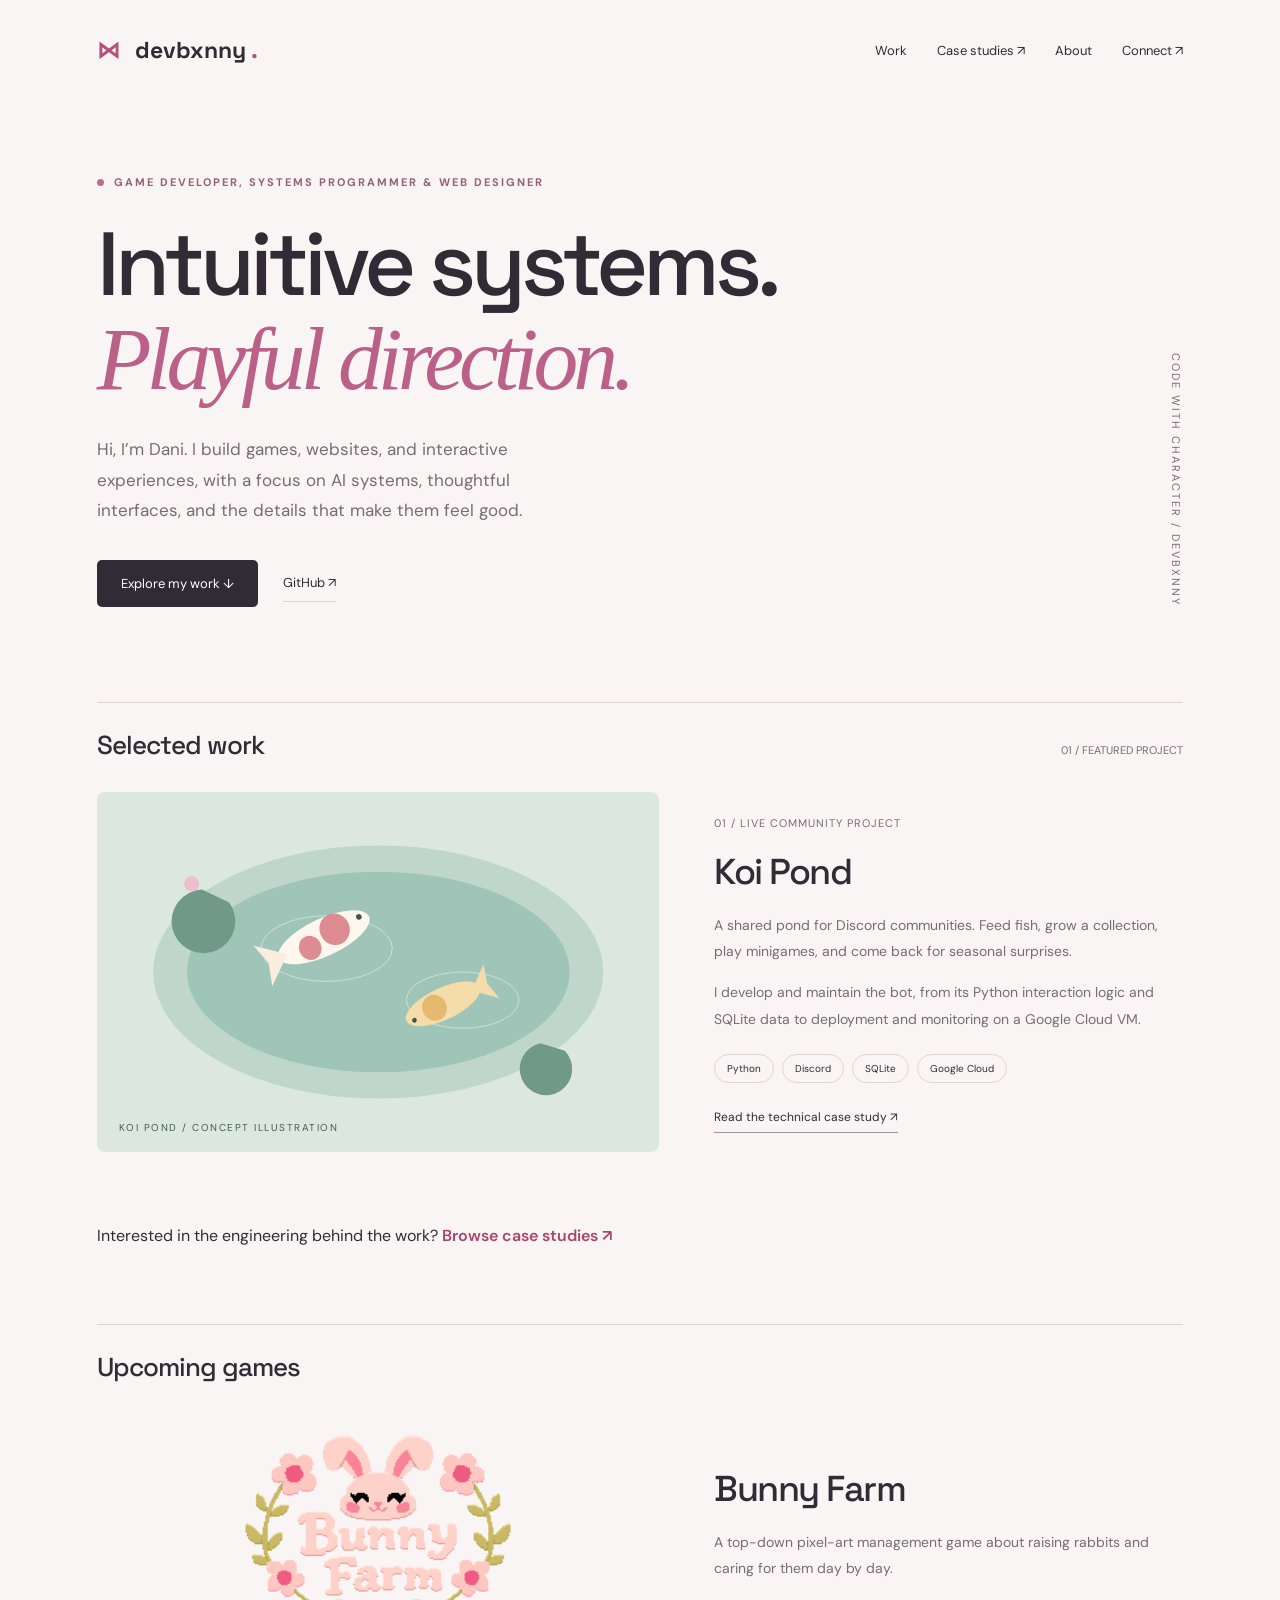
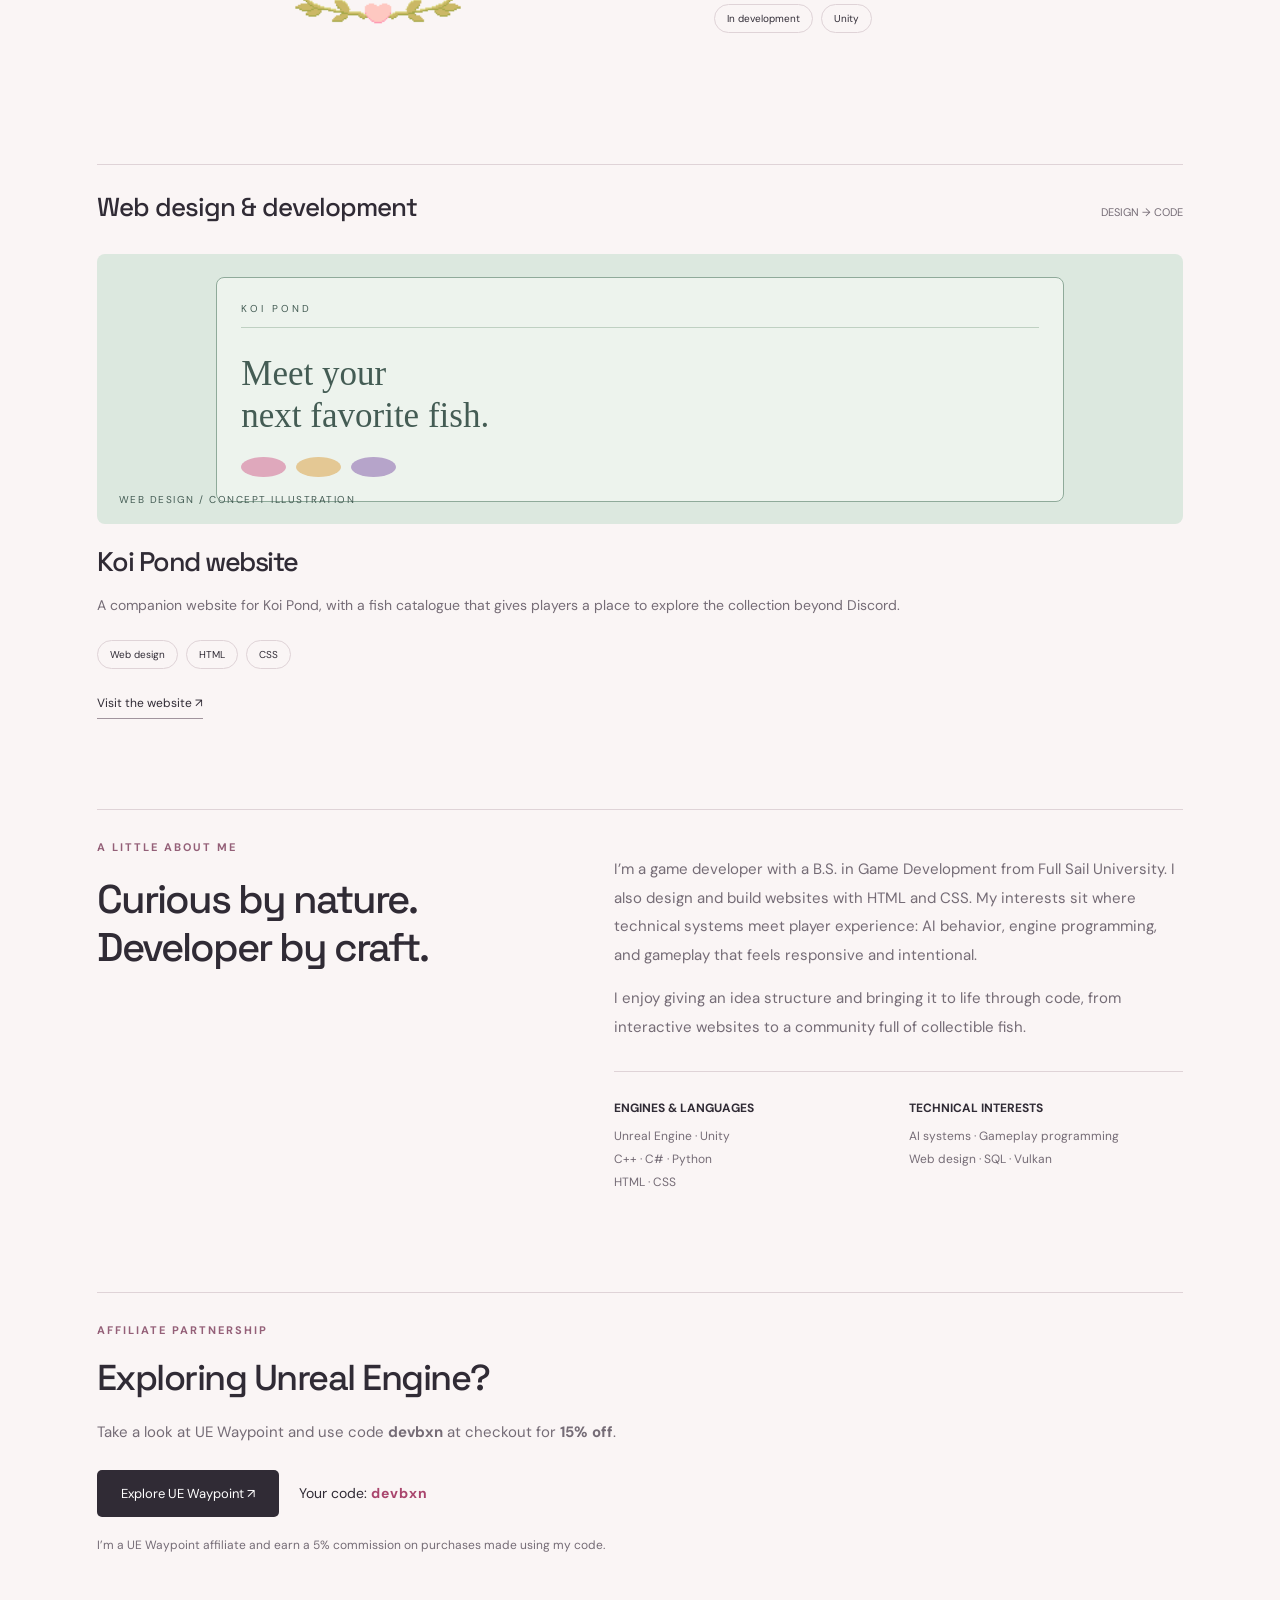
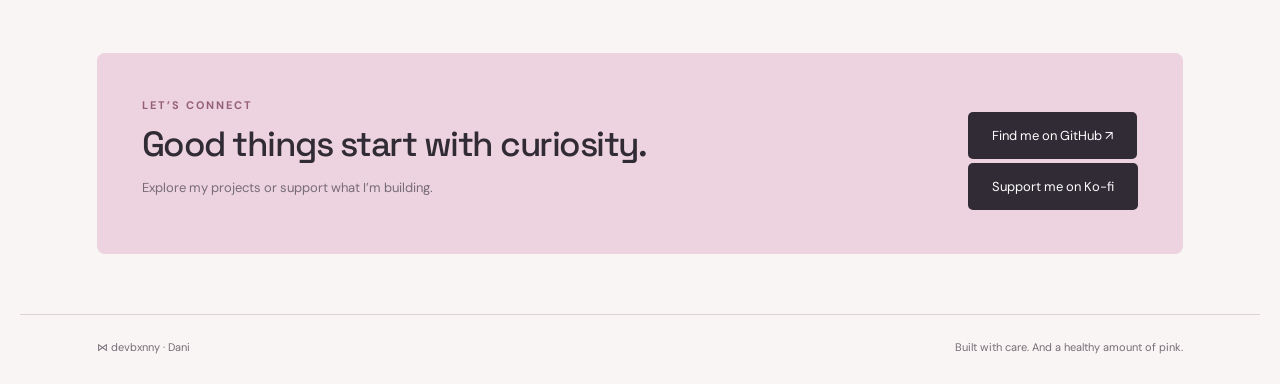
<file: index.html>
<!doctype html>
<html lang="en">
  <head>
    <meta charset="utf-8">
    <meta name="viewport" content="width=device-width,initial-scale=1">
    <meta name="description" content="devbxnny's portfolio: game development, AI systems, and playful interactive experiences.">
    <title>
      devbxnny • Game Developer
    </title>
    <link rel="stylesheet" href="styles.css">
    <style>
      #bunny-farm {
        margin-bottom:0;
      }

      .bunny-farm-art {
        display:grid;
        place-items:center;
        min-height:clamp(185px,26vw,275px);
        height:auto;
        background:transparent;
        padding-bottom:12px;
      }

      .bunny-farm-art img {
        width:min(100%,420px);
        height:auto;
      }
    </style>
  </head>
  <body>
    <nav>
      <a class="brand" href="#">
        <span class="bow">
          ⋈
        </span>
        devbxnny
        <span style="color:#b45079">
          .
        </span>
      </a>
      <div class="links">
        <a href="#work">
          Work
        </a>
        <a href="studies/index.html">Case studies ↗</a>
        <a href="#about">
          About
        </a>
        <a href="#contact">
          Connect ↗
        </a>
      </div>
    </nav>
    <main>
      <section class="hero">
        <div class="eyebrow">
          <span class="dot">
          </span>
          Game developer, systems programmer & web designer
        </div>
        <h1>
          Intuitive systems.
          <br>
          <em>Playful direction.</em>
        </h1>
        <p class="intro">
          Hi, I’m Dani. I build games, websites, and interactive experiences, with a focus on AI systems, thoughtful interfaces, and the details that make them feel good.
        </p>
        <div class="actions">
          <a class="button" href="#work">
            Explore my work ↓
          </a>
          <a class="textlink" href="https://github.com/devbxnny" target="_blank" rel="noopener">
            GitHub ↗
          </a>
        </div>
        <span class="hero-index">
          CODE WITH CHARACTER / DEVBXNNY
        </span>
      </section>
      <section id="work">
        <div class="section-top">
          <h2>
            Selected work
          </h2>
          <span>
            01 / FEATURED PROJECT
          </span>
        </div>
        <article class="project">
          <div class="art pond">
            <svg viewBox="0 0 600 360" role="img" aria-label="Illustrated koi pond">
              <rect width="600" height="360" fill="#dce8df"/>
              <ellipse cx="300" cy="180" rx="240" ry="135" fill="#bfd7cb"/>
              <ellipse cx="300" cy="180" rx="204" ry="107" fill="#9fc5b8"/>
              <g fill="none" stroke="#e0eee5" opacity=".7">
                <ellipse cx="245" cy="155" rx="70" ry="35"/>
                <ellipse cx="390" cy="210" rx="60" ry="30"/>
              </g>
              <g transform="translate(242 143) rotate(-25)">
                <ellipse rx="53" ry="20" fill="#fff7ed"/>
                <path d="M-43 0 L-72 -24 L-65 0 L-72 24 Z" fill="#f8eddf"/>
                <ellipse cx="14" cy="-3" rx="16" ry="17" fill="#dd8d91"/>
                <ellipse cx="-18" cy="4" rx="12" ry="13" fill="#dd8d91"/>
                <circle cx="43" cy="-4" r="3" fill="#42554b"/>
              </g>
              <g transform="translate(369 214) rotate(155)">
                <ellipse rx="43" ry="17" fill="#f4dcab"/>
                <path d="M-34 0 L-57 -20 L-52 0 L-57 20 Z" fill="#f4dcab"/>
                <ellipse cx="10" cy="0" rx="13" ry="14" fill="#e6b970"/>
                <circle cx="35" cy="-3" r="2.5" fill="#42554b"/>
              </g>
              <g fill="#719987">
                <path d="M112 92 A34 34 0 1 0 141 106 L112 92"/>
                <path d="M473 256 A28 28 0 1 0 499 264 L473 256"/>
              </g>
              <circle cx="101" cy="86" r="8" fill="#edbdd0"/>
            </svg>
            <span class="art-caption">
              KOI POND / CONCEPT ILLUSTRATION
            </span>
          </div>
          <div>
            <span class="project-number">
              01 / LIVE COMMUNITY PROJECT
            </span>
            <h3>
              Koi Pond
            </h3>
            <p>
              A shared pond for Discord communities. Feed fish, grow a collection, play minigames, and come back for seasonal surprises.
            </p>
            <p>
              I develop and maintain the bot, from its Python interaction logic and SQLite data to deployment and monitoring on a Google Cloud VM.
            </p>
            <div class="tags">
              <span>
                Python
              </span>
              <span>
                Discord
              </span>
              <span>
                SQLite
              </span>
              <span>
                Google Cloud
              </span>
            </div>
            <a href="studies/koi-pond.html">Read the technical case study ↗</a>
          </div>
        </article>
        <p class="study-teaser">Interested in the engineering behind the work? <a href="studies/index.html">Browse case studies ↗</a></p>
      </section>
      <section id="upcoming" aria-labelledby="upcoming-title" style="margin-top:75px">
        <div class="section-top">
          <h2 id="upcoming-title">
            Upcoming games
          </h2>
        </div>
        <article id="bunny-farm" class="project">
          <div class="bunny-farm-art">
            <img src="assets/bunny-farm-logo.png" width="320" height="180" alt="">
          </div>
          <div>
            <h3>
              Bunny Farm
            </h3>
            <p>
              A top-down pixel-art management game about raising rabbits and caring for them day by day.
            </p>
            <div class="tags">
              <span>In development</span>
              <span>Unity</span>
            </div>
          </div>
        </article>
      </section>
      <section id="web" style="margin-top:75px">
        <div class="section-top">
          <h2>
            Web design & development
          </h2>
          <span>
            DESIGN → CODE
          </span>
        </div>
        <div class="small-projects" style="grid-template-columns:1fr">

          <article>
            <div class="art room-art" style="background:#dce8df">
              <div style="width:78%;border:1px solid #8faa9a;border-radius:8px;padding:24px;background:#edf3ed;color:#445c54">
                <div style="font-size:10px;letter-spacing:3px;border-bottom:1px solid #bfd0c2;padding-bottom:12px">
                  KOI POND
                </div>
                <div style="font-family:Georgia,serif;font-size:35px;line-height:1.2;margin-top:25px">
                  Meet your
                  <br>
                  next favorite fish.
                </div>
                <div style="display:flex;gap:10px;margin-top:20px">
                  <span style="width:45px;height:20px;background:#dfa8bc;border-radius:50%">
                  </span>
                  <span style="width:45px;height:20px;background:#e4c894;border-radius:50%">
                  </span>
                  <span style="width:45px;height:20px;background:#b6a4ca;border-radius:50%">
                  </span>
                </div>
              </div>
              <span class="art-caption">
                WEB DESIGN / CONCEPT ILLUSTRATION
              </span>
            </div>
            <h3>
              Koi Pond website
            </h3>
            <p>
              A companion website for Koi Pond, with a fish catalogue that gives players a place to explore the collection beyond Discord.
            </p>
            <div class="tags">
              <span>
                Web design
              </span>
              <span>
                HTML
              </span>
              <span>
                CSS
              </span>
            </div>
            <a href="https://devbxnny.github.io/koipond-site/" target="_blank" rel="noopener">Visit the website ↗</a>
          </article>
        </div>
      </section>
      <section id="about" class="about">
        <div>
          <div class="eyebrow">
            A little about me
          </div>
          <h2>
            Curious by nature.
            <br>
            Developer by craft.
          </h2>
        </div>
        <div>
          <p>
            I’m a game developer with a B.S. in Game Development from Full Sail University. I also design and build websites with HTML and CSS. My interests sit where technical systems meet player experience: AI behavior, engine programming, and gameplay that feels responsive and intentional.
          </p>
          <p>
            I enjoy giving an idea structure and bringing it to life through code, from interactive websites to a community full of collectible fish.
          </p>
          <div class="skills">
            <div>
              <b>
                ENGINES & LANGUAGES
              </b>
              <p>
                Unreal Engine · Unity
                <br>
                C++ · C# · Python
                <br>
                HTML · CSS
              </p>
            </div>
            <div>
              <b>
                TECHNICAL INTERESTS
              </b>
              <p>
                AI systems · Gameplay programming
                <br>
                Web design · SQL · Vulkan
              </p>
            </div>
          </div>
        </div>
      </section>
      <section id="waypoint" class="affiliate" aria-labelledby="waypoint-title">
        <div class="eyebrow">Affiliate partnership</div>
        <h2 id="waypoint-title">Exploring Unreal Engine?</h2>
        <p>
          Take a look at UE Waypoint and use code <strong>devbxn</strong>
          at checkout for <strong>15% off</strong>.
        </p>
        <div class="affiliate-actions">
          <a class="button" href="https://waypoint.equalgamesindustries.com/"
             target="_blank" rel="sponsored noopener">Explore UE Waypoint ↗</a>
          <span class="affiliate-code">Your code: <strong>devbxn</strong></span>
        </div>
        <p class="affiliate-disclosure">
          I’m a UE Waypoint affiliate and earn a 5% commission on purchases
          made using my code.
        </p>
      </section>
      <section id="contact" class="contact">
        <div>
          <div class="eyebrow">Let’s connect</div>
          <h2>Good things start with curiosity.</h2>
          <p>Explore my projects or support what I’m building.</p>
        </div>
        <div class="contact-actions">
          <a class="button" href="https://github.com/devbxnny" target="_blank" rel="noopener">Find me on GitHub ↗</a>
          <div class="kofi-widget">
            <script src="https://storage.ko-fi.com/cdn/widget/Widget_2.js"></script>
            <script>
              if (typeof kofiwidget2 !== 'undefined') {
                kofiwidget2.init('Support me on Ko-fi', '#72a4f2', 'V7V858H6Z');
                kofiwidget2.draw();
              } else {
                document.write('<a class="button" href="https://ko-fi.com/V7V858H6Z" target="_blank" rel="noopener">Support me on Ko-fi</a>');
              }
            </script>
            <noscript><a class="button" href="https://ko-fi.com/V7V858H6Z">Support me on Ko-fi</a></noscript>
          </div>
        </div>
      </section>
    </main>
    <footer>
      <span>
        ⋈ devbxnny · Dani
      </span>
      <span>
        Built with care. And a healthy amount of pink.
      </span>
    </footer>
  </body>
</html>
</file>
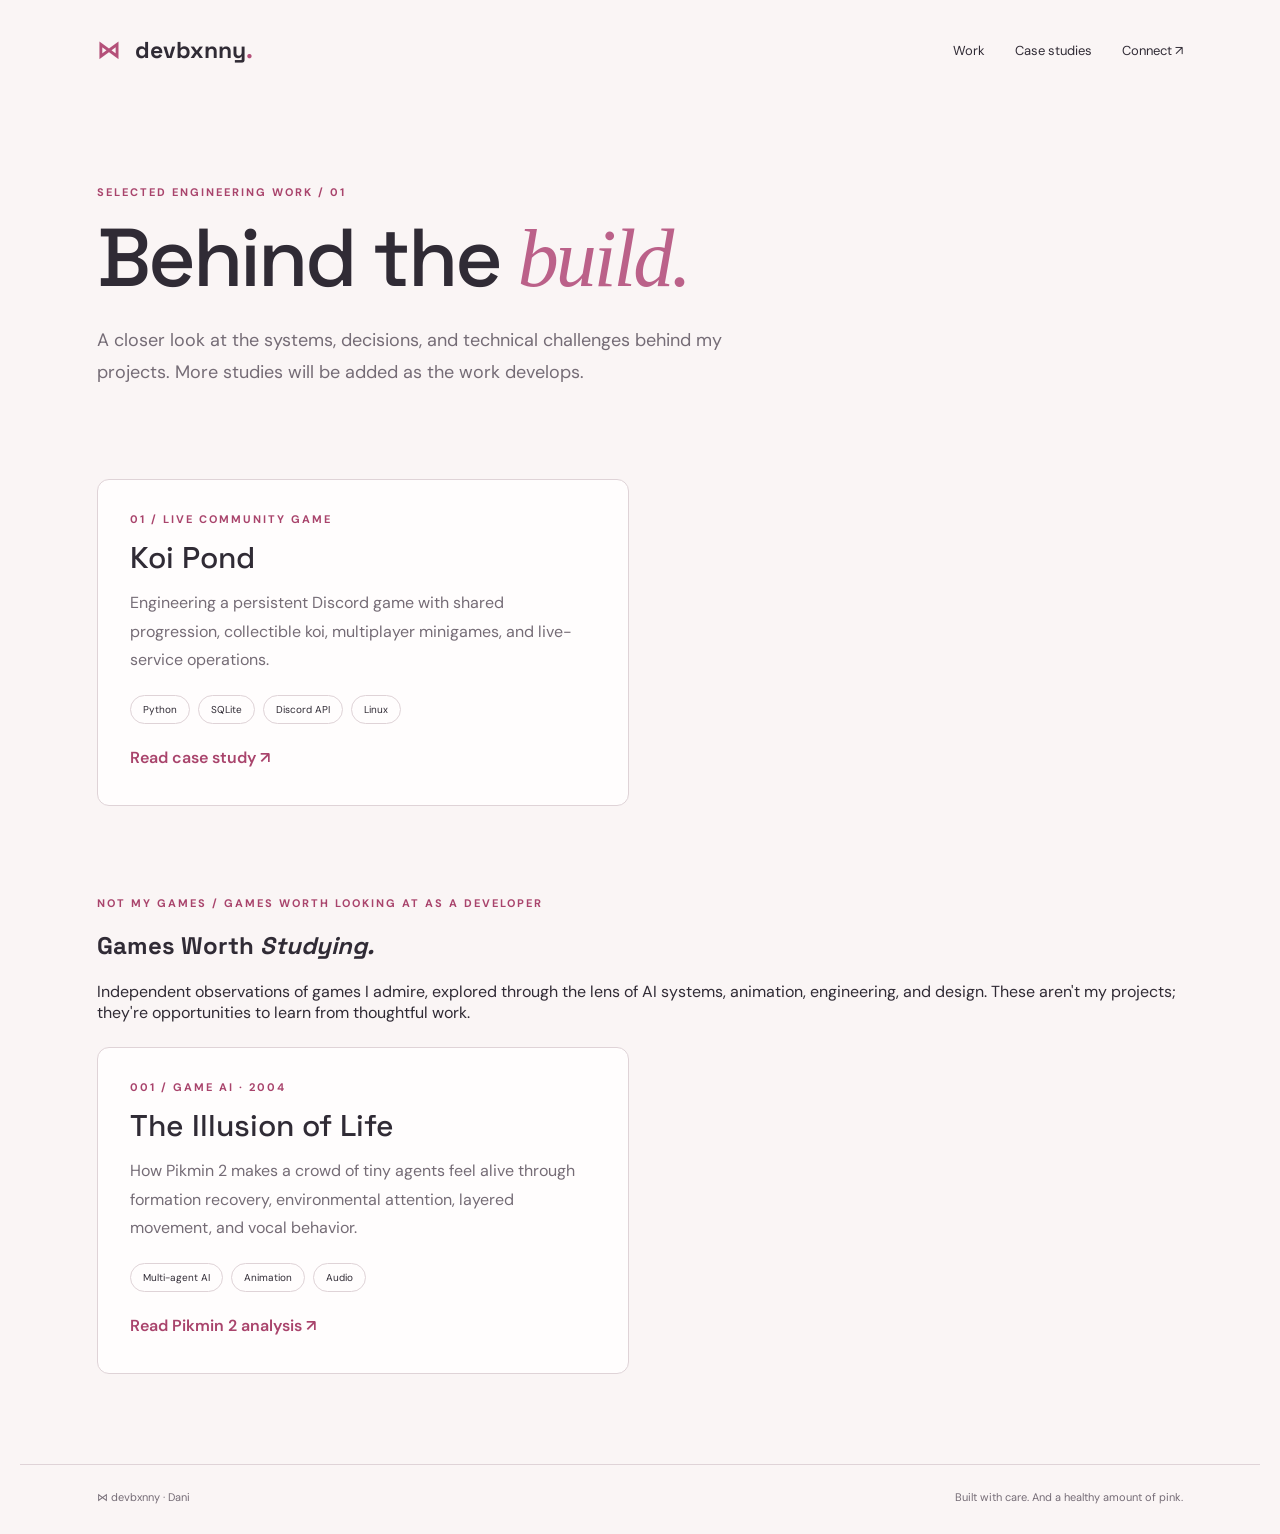
<file: studies/index.html>
<!doctype html>
<html lang="en"><head><meta charset="utf-8"><meta name="viewport" content="width=device-width,initial-scale=1"><meta name="description" content="Technical case studies and game development projects by devbxnny"><title>Case Studies · devbxnny</title><link rel="stylesheet" href="../styles.css"></head><body><nav><a class="brand" href="../index.html"><span class="bow">⋈</span> devbxnny<span style="color:#b45079">.</span></a><div class="links"><a href="../index.html#work">Work</a><a href="index.html">Case studies</a><a href="../index.html#contact">Connect ↗</a></div></nav><main><header class="study-hero"><div class="study-eyebrow">Selected engineering work / 01</div><h1>Behind the <em>build.</em></h1><p>A closer look at the systems, decisions, and technical challenges behind my projects. More studies will be added as the work develops.</p></header><section class="study-grid" aria-label="Case studies"><article class="study-card"><div class="study-eyebrow">01 / Live community game</div><h2>Koi Pond</h2><p>Engineering a persistent Discord game with shared progression, collectible koi, multiplayer minigames, and live-service operations.</p><div class="tags"><span>Python</span><span>SQLite</span><span>Discord API</span><span>Linux</span></div><p><a href="koi-pond.html">Read case study ↗</a></p></article></section><section id="games-worth-studying" aria-label="Independent game analyses" class="study-category">
<div class="study-eyebrow">Not my games / Games worth looking at as a developer</div>
<h2>Games Worth <em>Studying.</em></h2>
<p>Independent observations of games I admire, explored through the lens of AI systems, animation, engineering, and design. These aren't my projects; they're opportunities to learn from thoughtful work.</p>
<div class="study-grid"><article class="study-card">
<div class="study-eyebrow">001 / Game AI · 2004</div><h2>The Illusion of Life</h2>
<p>How Pikmin 2 makes a crowd of tiny agents feel alive through formation recovery, environmental attention, layered movement, and vocal behavior.</p>
<div class="tags"><span>Multi-agent AI</span><span>Animation</span><span>Audio</span></div>
<p><a href="pikmin-2.html">Read Pikmin 2 analysis ↗</a></p>
</article></div></section></main><footer><span>⋈ devbxnny · Dani</span><span>Built with care. And a healthy amount of pink.</span></footer></body></html>
</file>
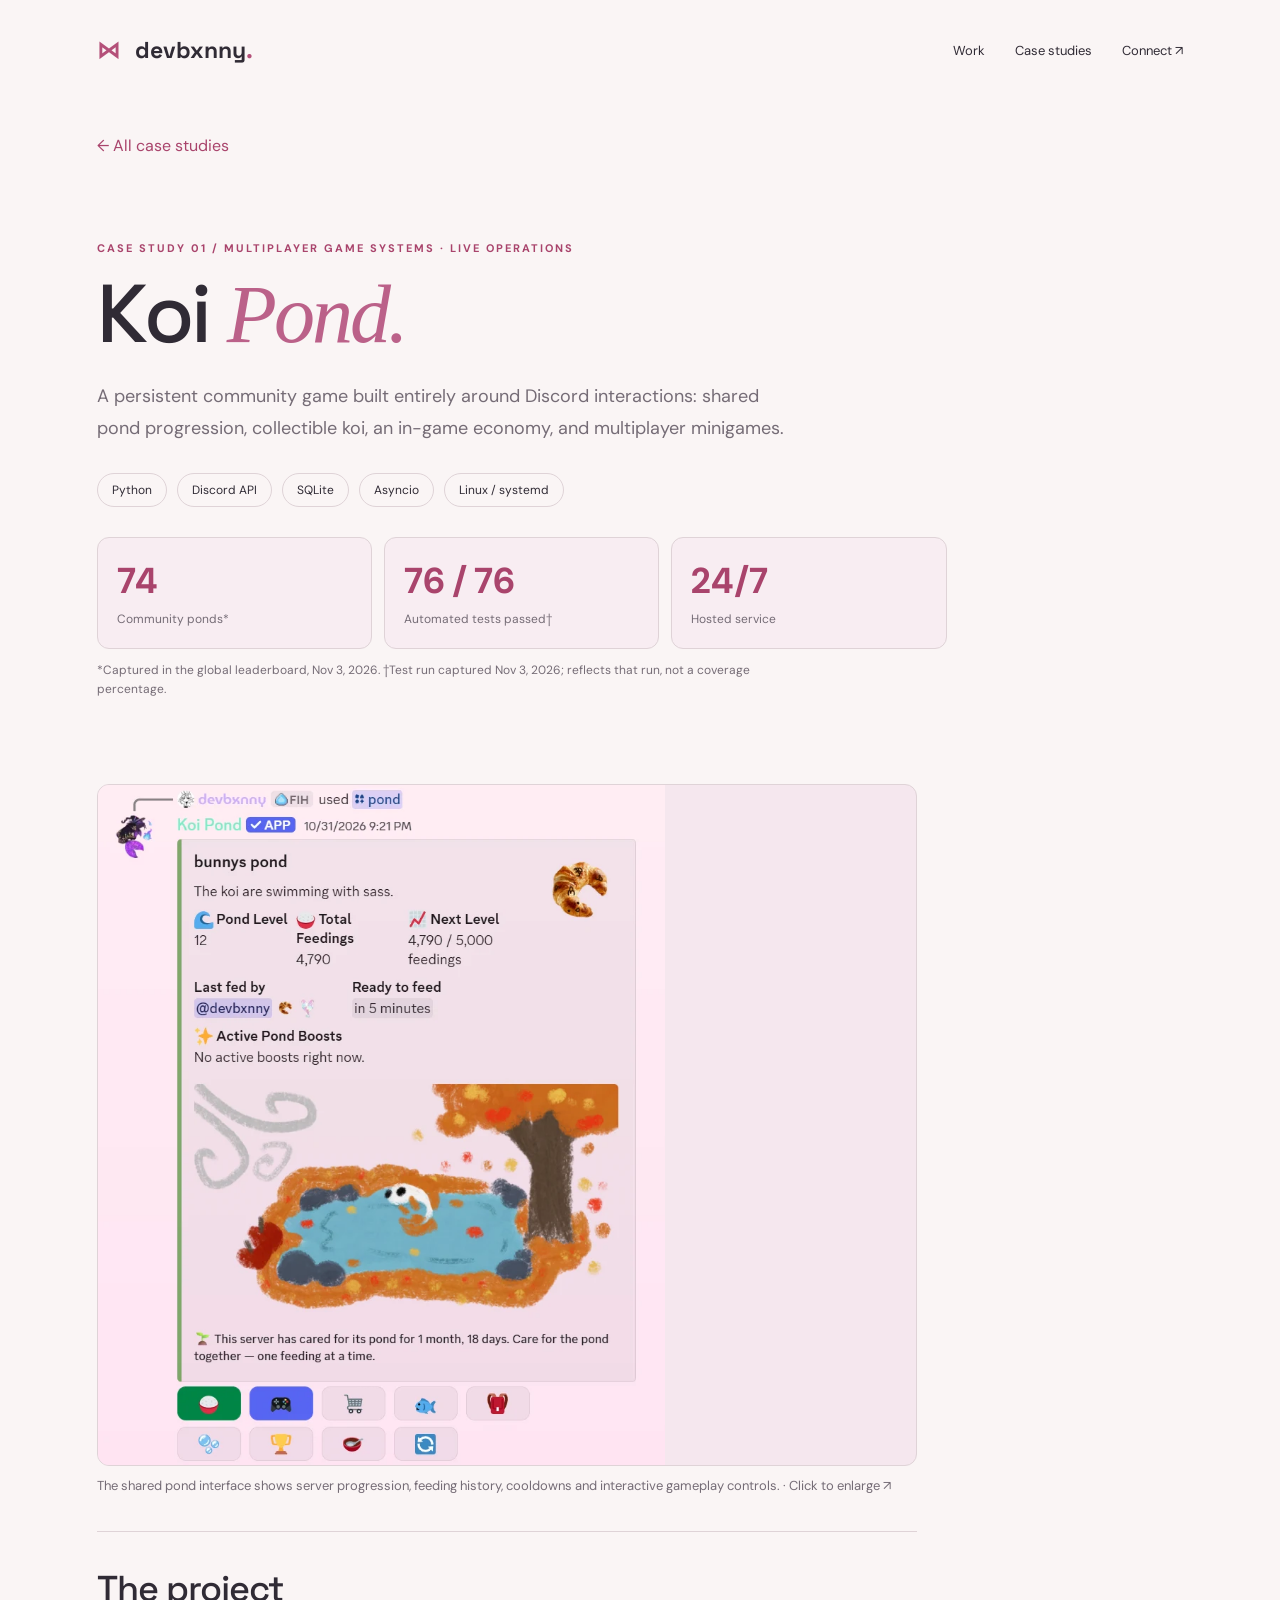
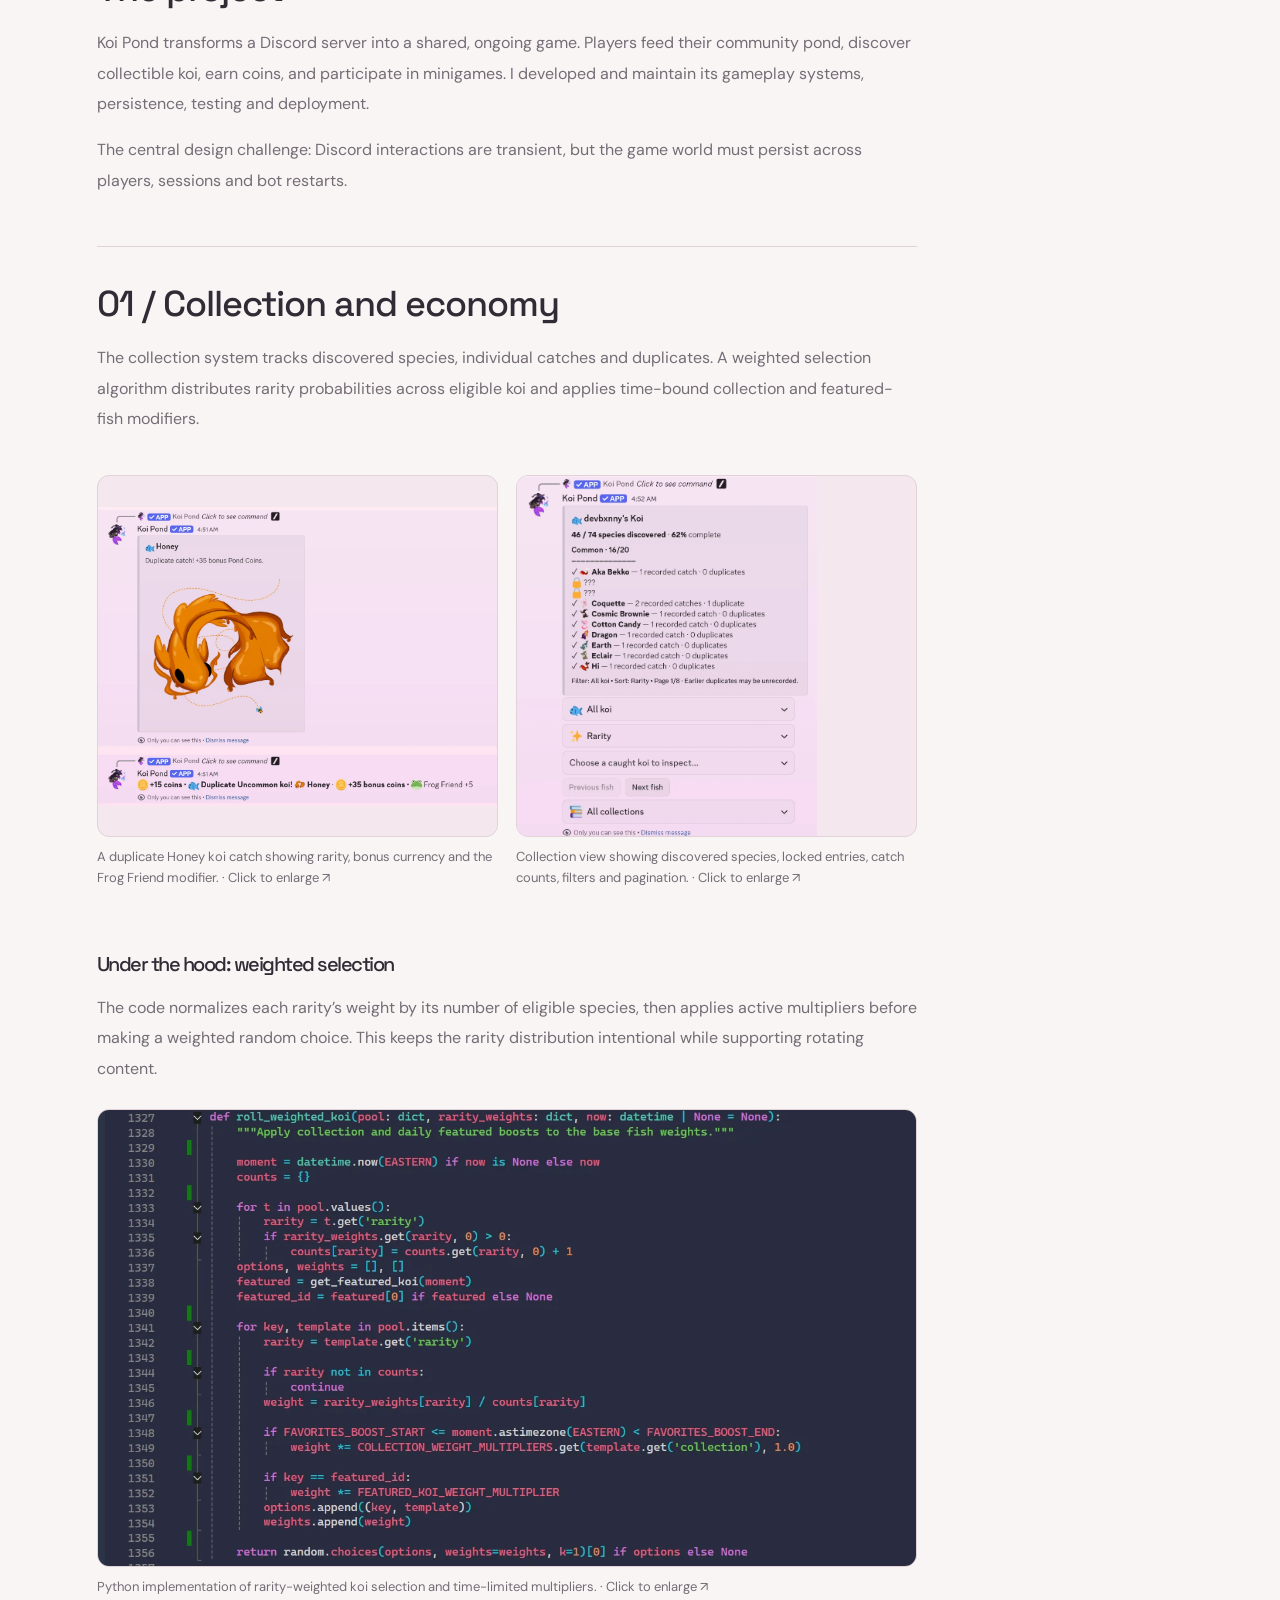
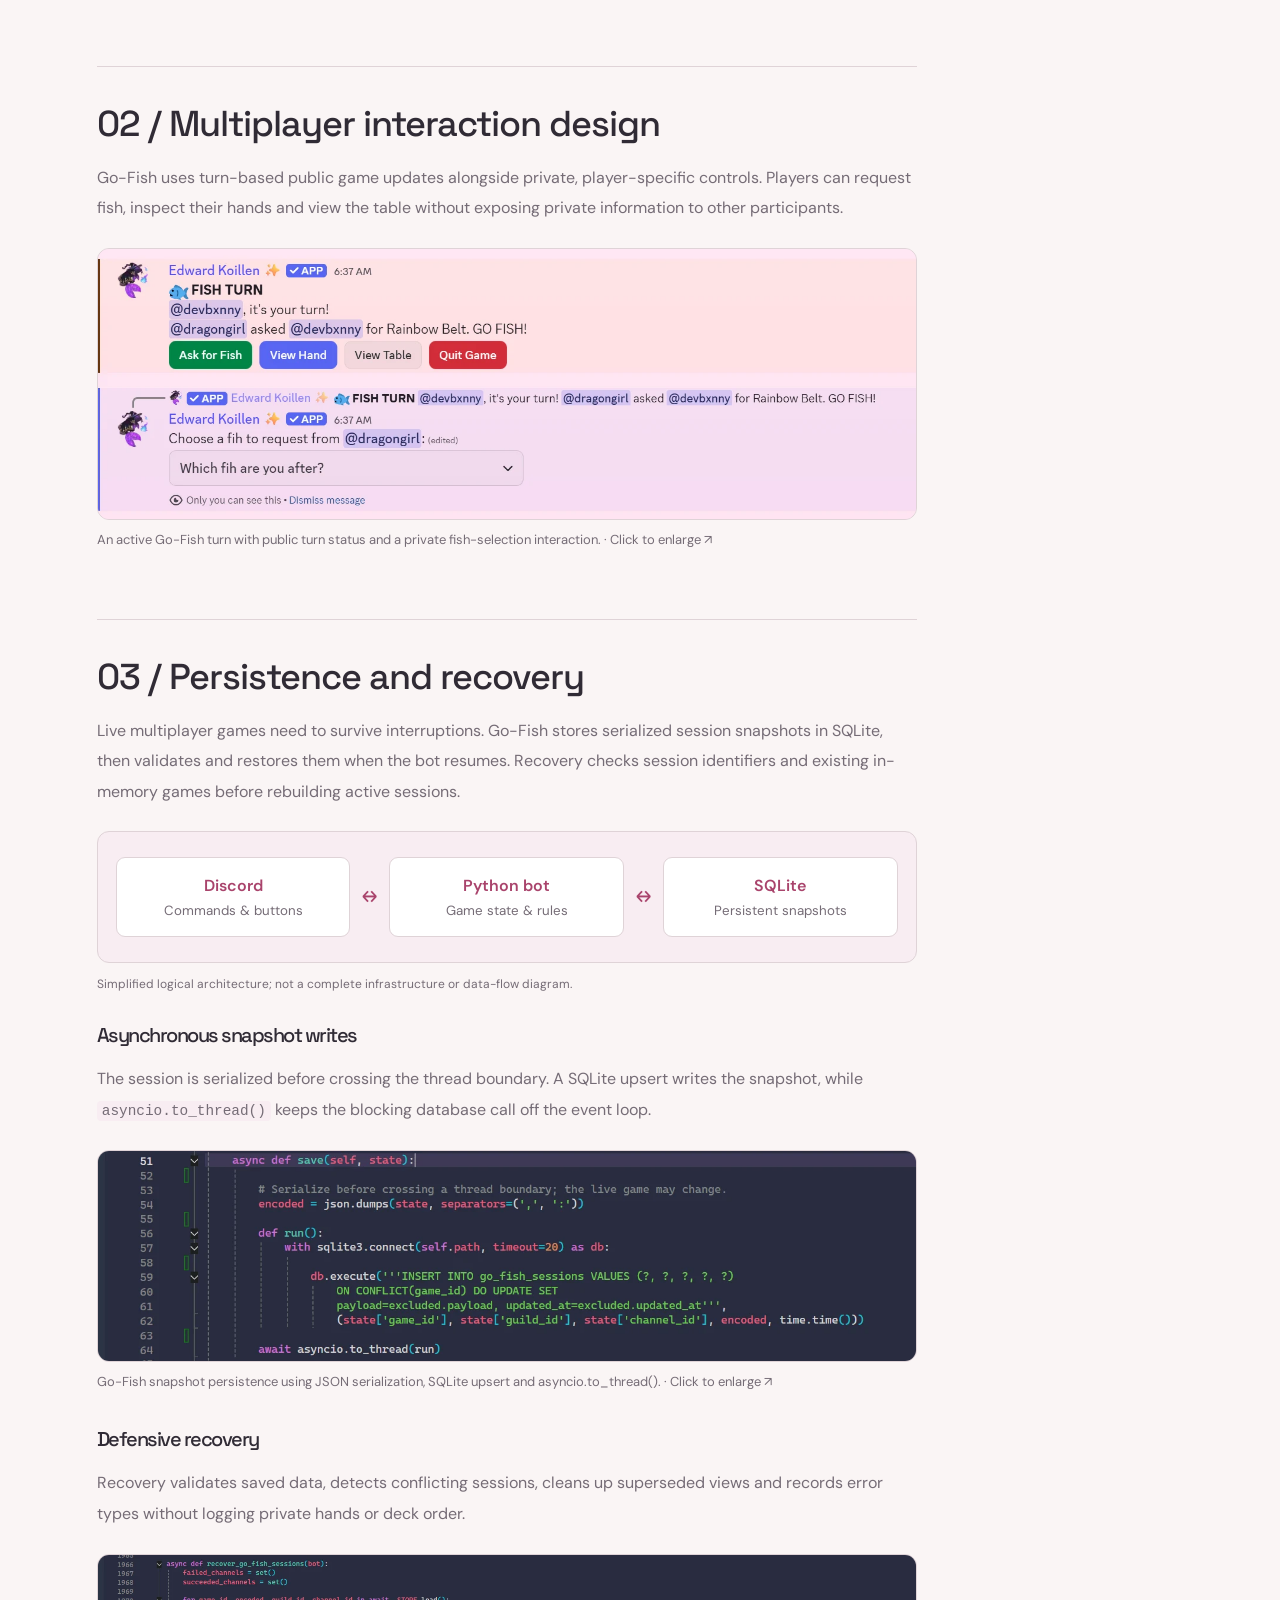
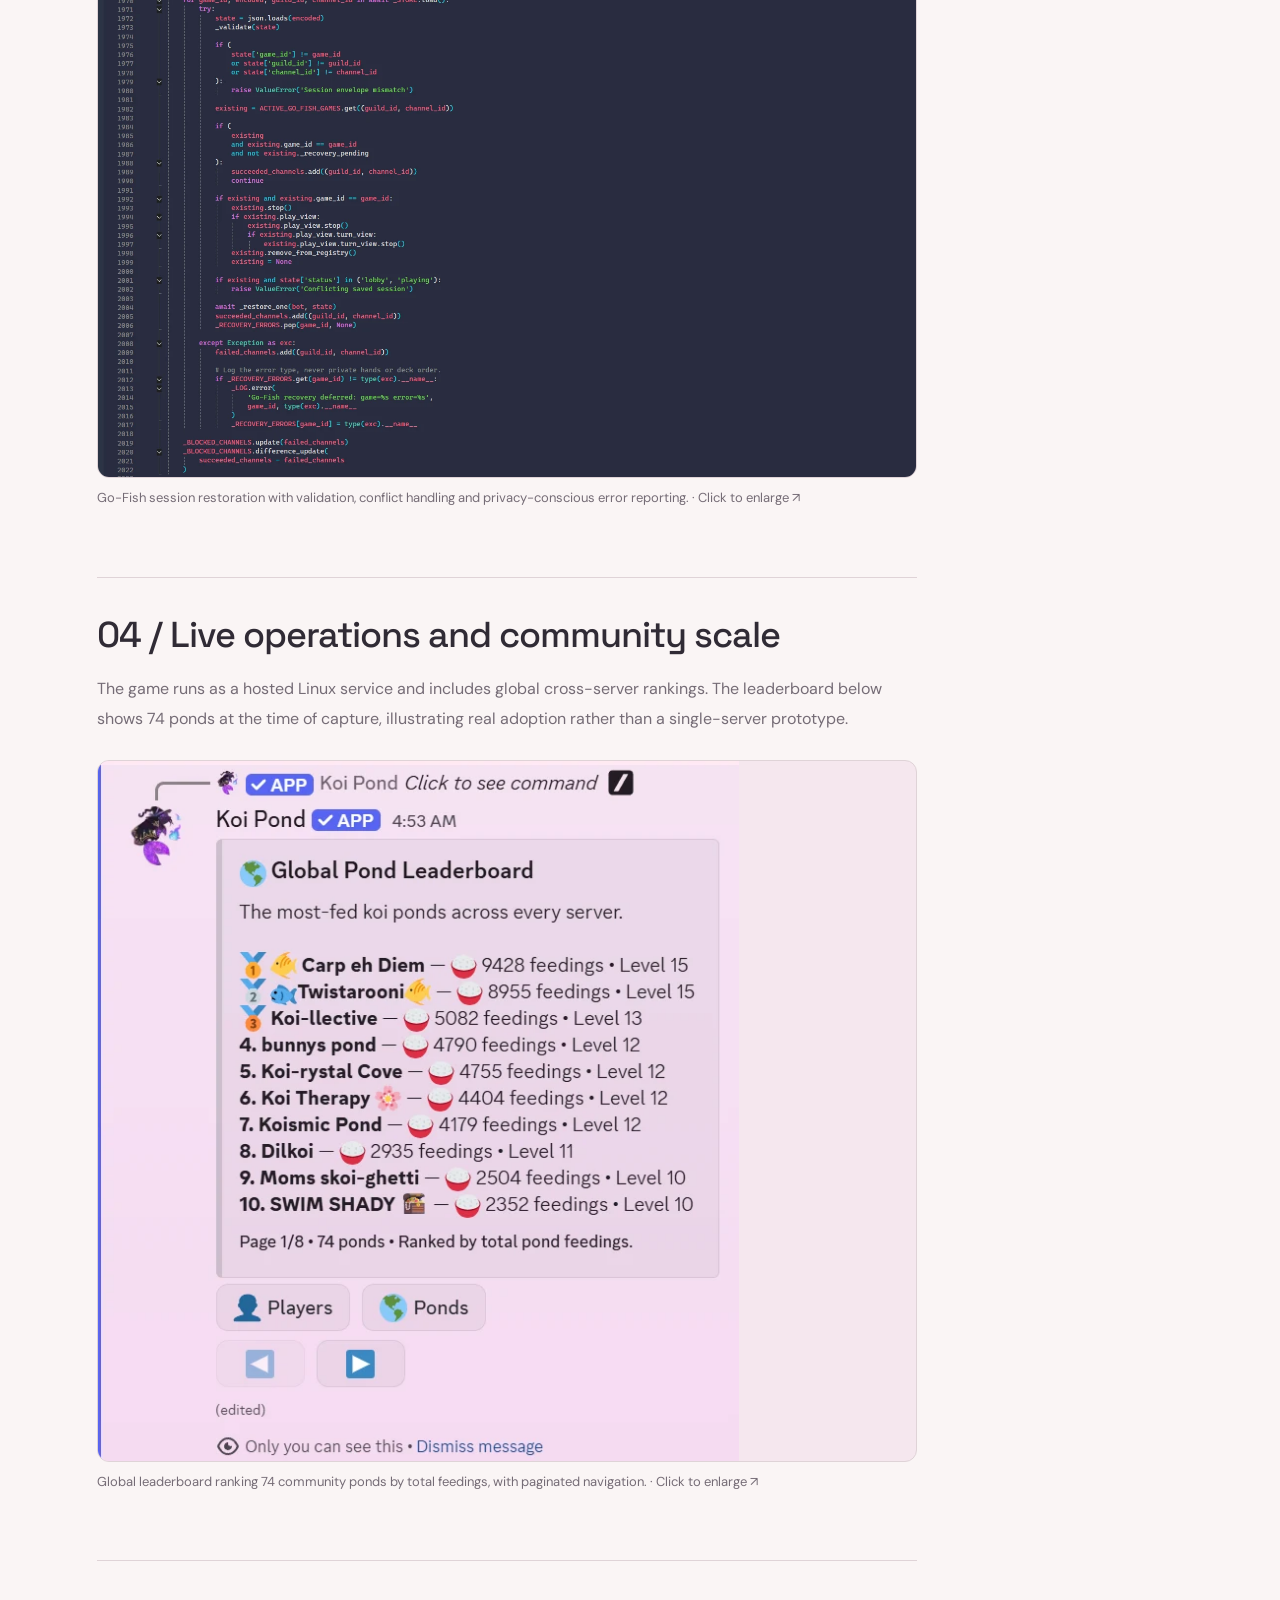
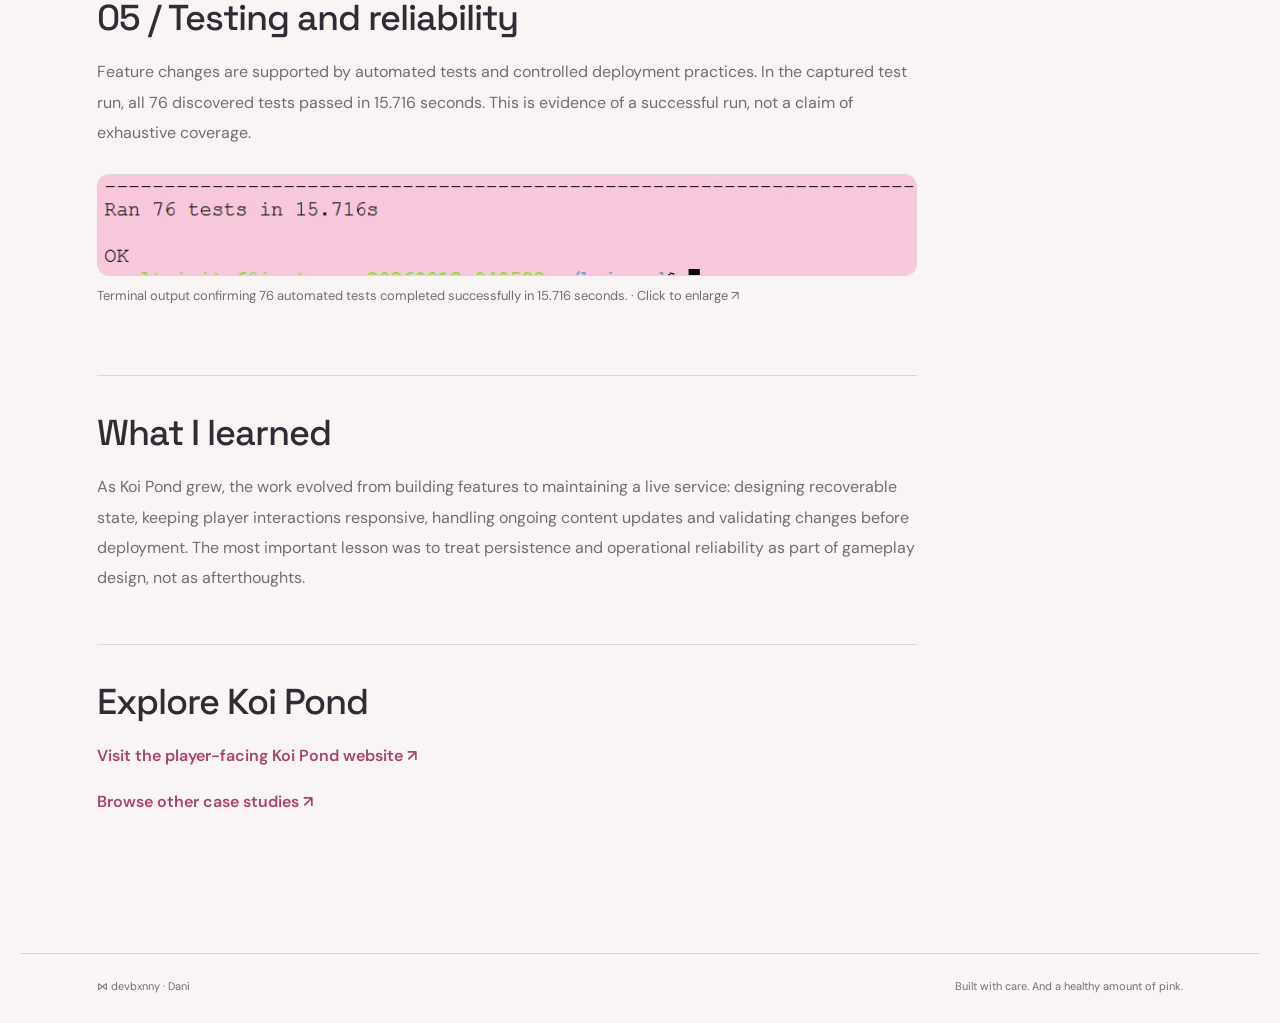
<file: studies/koi-pond.html>
<!doctype html><html lang="en"><head><meta charset="utf-8"><meta name="viewport" content="width=device-width,initial-scale=1"><meta name="description" content="Koi Pond: a technical case study of a persistent Discord multiplayer game, its game systems, recovery architecture and live operations."><title>Koi Pond — Engineering Case Study · devbxnny</title><link rel="stylesheet" href="../styles.css"></head><body><nav><a class="brand" href="../index.html"><span class="bow">⋈</span> devbxnny<span style="color:#b45079">.</span></a><div class="links"><a href="../index.html#work">Work</a><a href="index.html">Case studies</a><a href="../index.html#contact">Connect ↗</a></div></nav><main><a class="study-back" href="index.html">← All case studies</a><header class="study-hero"><div class="study-eyebrow">Case study 01 / Multiplayer game systems · Live operations</div><h1>Koi <em>Pond.</em></h1><p>A persistent community game built entirely around Discord interactions: shared pond progression, collectible koi, an in-game economy, and multiplayer minigames.</p><div class="study-meta"><span>Python</span><span>Discord API</span><span>SQLite</span><span>Asyncio</span><span>Linux / systemd</span></div><div class="case-stats"><div><strong>74</strong><span>Community ponds*</span></div><div><strong>76 / 76</strong><span>Automated tests passed†</span></div><div><strong>24/7</strong><span>Hosted service</span></div></div><p class="case-footnote">*Captured in the global leaderboard, Nov 3, 2026. †Test run captured Nov 3, 2026; reflects that run, not a coverage percentage.</p></header><article class="study-content"><figure class="case-figure case-hero-image"><a href="assets/pond.webp" target="_blank" aria-label="Open full-size image: The shared pond interface shows server progression, feeding history, cooldowns and interactive gameplay controls."><img loading="lazy" src="assets/pond.webp" alt="The shared pond interface shows server progression, feeding history, cooldowns and interactive gameplay controls."></a><figcaption>The shared pond interface shows server progression, feeding history, cooldowns and interactive gameplay controls. · Click to enlarge ↗</figcaption></figure><section><h2>The project</h2><p>Koi Pond transforms a Discord server into a shared, ongoing game. Players feed their community pond, discover collectible koi, earn coins, and participate in minigames. I developed and maintain its gameplay systems, persistence, testing and deployment.</p><p>The central design challenge: Discord interactions are transient, but the game world must persist across players, sessions and bot restarts.</p></section><section><h2>01 / Collection and economy</h2><p>The collection system tracks discovered species, individual catches and duplicates. A weighted selection algorithm distributes rarity probabilities across eligible koi and applies time-bound collection and featured-fish modifiers.</p><div class="case-gallery"><figure class="case-figure "><a href="assets/catch.webp" target="_blank" aria-label="Open full-size image: A duplicate Honey koi catch showing rarity, bonus currency and the Frog Friend modifier."><img loading="lazy" src="assets/catch.webp" alt="A duplicate Honey koi catch showing rarity, bonus currency and the Frog Friend modifier."></a><figcaption>A duplicate Honey koi catch showing rarity, bonus currency and the Frog Friend modifier. · Click to enlarge ↗</figcaption></figure><figure class="case-figure "><a href="assets/collection.webp" target="_blank" aria-label="Open full-size image: Collection view showing discovered species, locked entries, catch counts, filters and pagination."><img loading="lazy" src="assets/collection.webp" alt="Collection view showing discovered species, locked entries, catch counts, filters and pagination."></a><figcaption>Collection view showing discovered species, locked entries, catch counts, filters and pagination. · Click to enlarge ↗</figcaption></figure></div><h3>Under the hood: weighted selection</h3><p>The code normalizes each rarity’s weight by its number of eligible species, then applies active multipliers before making a weighted random choice. This keeps the rarity distribution intentional while supporting rotating content.</p><figure class="case-figure case-code"><a href="assets/weighted.webp" target="_blank" aria-label="Open full-size image: Python implementation of rarity-weighted koi selection and time-limited multipliers."><img loading="lazy" src="assets/weighted.webp" alt="Python implementation of rarity-weighted koi selection and time-limited multipliers."></a><figcaption>Python implementation of rarity-weighted koi selection and time-limited multipliers. · Click to enlarge ↗</figcaption></figure></section><section><h2>02 / Multiplayer interaction design</h2><p>Go-Fish uses turn-based public game updates alongside private, player-specific controls. Players can request fish, inspect their hands and view the table without exposing private information to other participants.</p><figure class="case-figure "><a href="assets/gofish.webp" target="_blank" aria-label="Open full-size image: An active Go-Fish turn with public turn status and a private fish-selection interaction."><img loading="lazy" src="assets/gofish.webp" alt="An active Go-Fish turn with public turn status and a private fish-selection interaction."></a><figcaption>An active Go-Fish turn with public turn status and a private fish-selection interaction. · Click to enlarge ↗</figcaption></figure></section><section><h2>03 / Persistence and recovery</h2><p>Live multiplayer games need to survive interruptions. Go-Fish stores serialized session snapshots in SQLite, then validates and restores them when the bot resumes. Recovery checks session identifiers and existing in-memory games before rebuilding active sessions.</p><div class="case-diagram" role="img" aria-label="Architecture: Discord interactions communicate with Python bot game systems; game systems save to SQLite; recovery restores session state from SQLite after restart"><div>Discord<br><small>Commands & buttons</small></div><b>↔</b><div>Python bot<br><small>Game state & rules</small></div><b>↔</b><div>SQLite<br><small>Persistent snapshots</small></div></div><p class="case-footnote">Simplified logical architecture; not a complete infrastructure or data-flow diagram.</p><h3>Asynchronous snapshot writes</h3><p>The session is serialized before crossing the thread boundary. A SQLite upsert writes the snapshot, while <code>asyncio.to_thread()</code> keeps the blocking database call off the event loop.</p><figure class="case-figure case-code"><a href="assets/persistence.webp" target="_blank" aria-label="Open full-size image: Go-Fish snapshot persistence using JSON serialization, SQLite upsert and asyncio.to_thread()."><img loading="lazy" src="assets/persistence.webp" alt="Go-Fish snapshot persistence using JSON serialization, SQLite upsert and asyncio.to_thread()."></a><figcaption>Go-Fish snapshot persistence using JSON serialization, SQLite upsert and asyncio.to_thread(). · Click to enlarge ↗</figcaption></figure><h3>Defensive recovery</h3><p>Recovery validates saved data, detects conflicting sessions, cleans up superseded views and records error types without logging private hands or deck order.</p><figure class="case-figure case-code"><a href="assets/recovery.webp" target="_blank" aria-label="Open full-size image: Go-Fish session restoration with validation, conflict handling and privacy-conscious error reporting."><img loading="lazy" src="assets/recovery.webp" alt="Go-Fish session restoration with validation, conflict handling and privacy-conscious error reporting."></a><figcaption>Go-Fish session restoration with validation, conflict handling and privacy-conscious error reporting. · Click to enlarge ↗</figcaption></figure></section><section><h2>04 / Live operations and community scale</h2><p>The game runs as a hosted Linux service and includes global cross-server rankings. The leaderboard below shows 74 ponds at the time of capture, illustrating real adoption rather than a single-server prototype.</p><figure class="case-figure "><a href="assets/leaderboard.webp" target="_blank" aria-label="Open full-size image: Global leaderboard ranking 74 community ponds by total feedings, with paginated navigation."><img loading="lazy" src="assets/leaderboard.webp" alt="Global leaderboard ranking 74 community ponds by total feedings, with paginated navigation."></a><figcaption>Global leaderboard ranking 74 community ponds by total feedings, with paginated navigation. · Click to enlarge ↗</figcaption></figure></section><section><h2>05 / Testing and reliability</h2><p>Feature changes are supported by automated tests and controlled deployment practices. In the captured test run, all 76 discovered tests passed in 15.716 seconds. This is evidence of a successful run, not a claim of exhaustive coverage.</p><figure class="case-figure case-test"><a href="assets/tests.webp" target="_blank" aria-label="Open full-size image: Terminal output confirming 76 automated tests completed successfully in 15.716 seconds."><img loading="lazy" src="assets/tests.webp" alt="Terminal output confirming 76 automated tests completed successfully in 15.716 seconds."></a><figcaption>Terminal output confirming 76 automated tests completed successfully in 15.716 seconds. · Click to enlarge ↗</figcaption></figure></section><section><h2>What I learned</h2><p>As Koi Pond grew, the work evolved from building features to maintaining a live service: designing recoverable state, keeping player interactions responsive, handling ongoing content updates and validating changes before deployment. The most important lesson was to treat persistence and operational reliability as part of gameplay design, not as afterthoughts.</p></section><section><h2>Explore Koi Pond</h2><p><a href="https://devbxnny.github.io/koipond-site/" target="_blank" rel="noopener noreferrer">Visit the player-facing Koi Pond website ↗</a></p><p><a href="index.html">Browse other case studies ↗</a></p></section></article></main><footer><span>⋈ devbxnny · Dani</span><span>Built with care. And a healthy amount of pink.</span></footer></body></html>
</file>
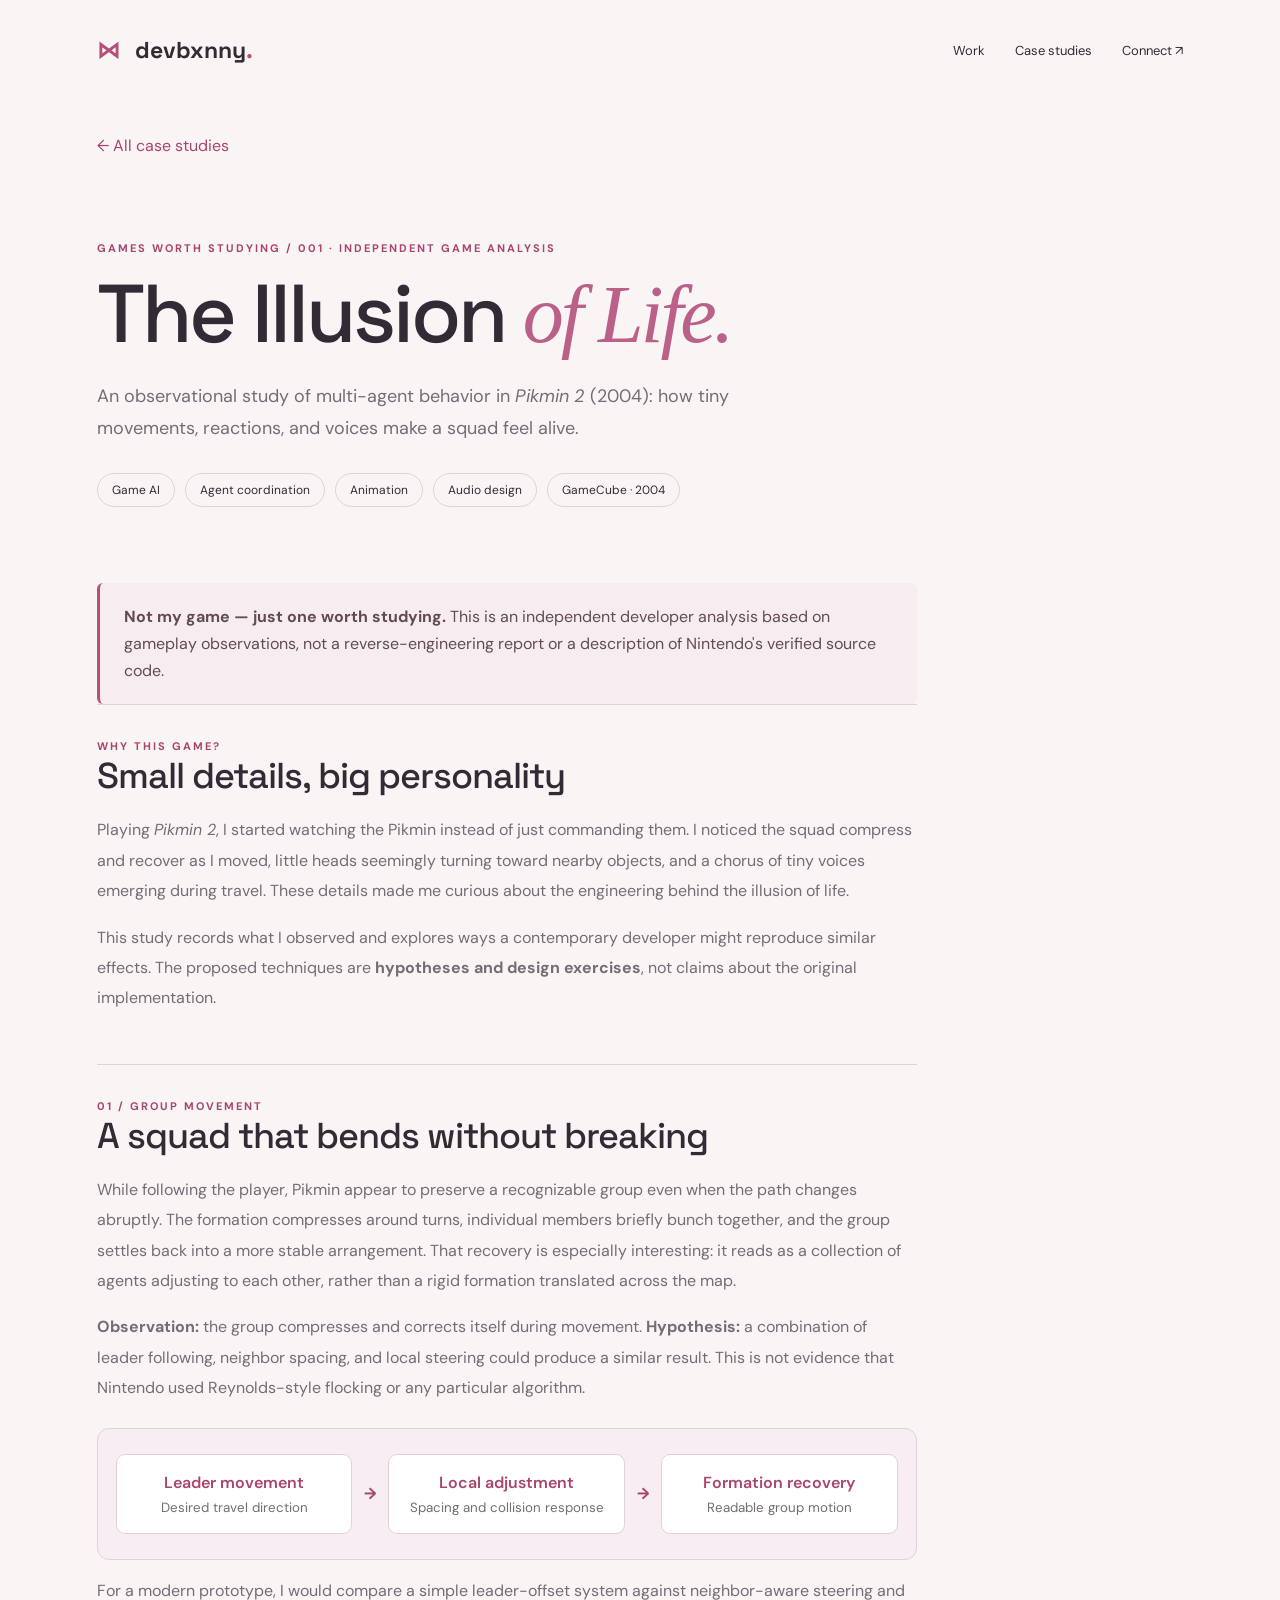
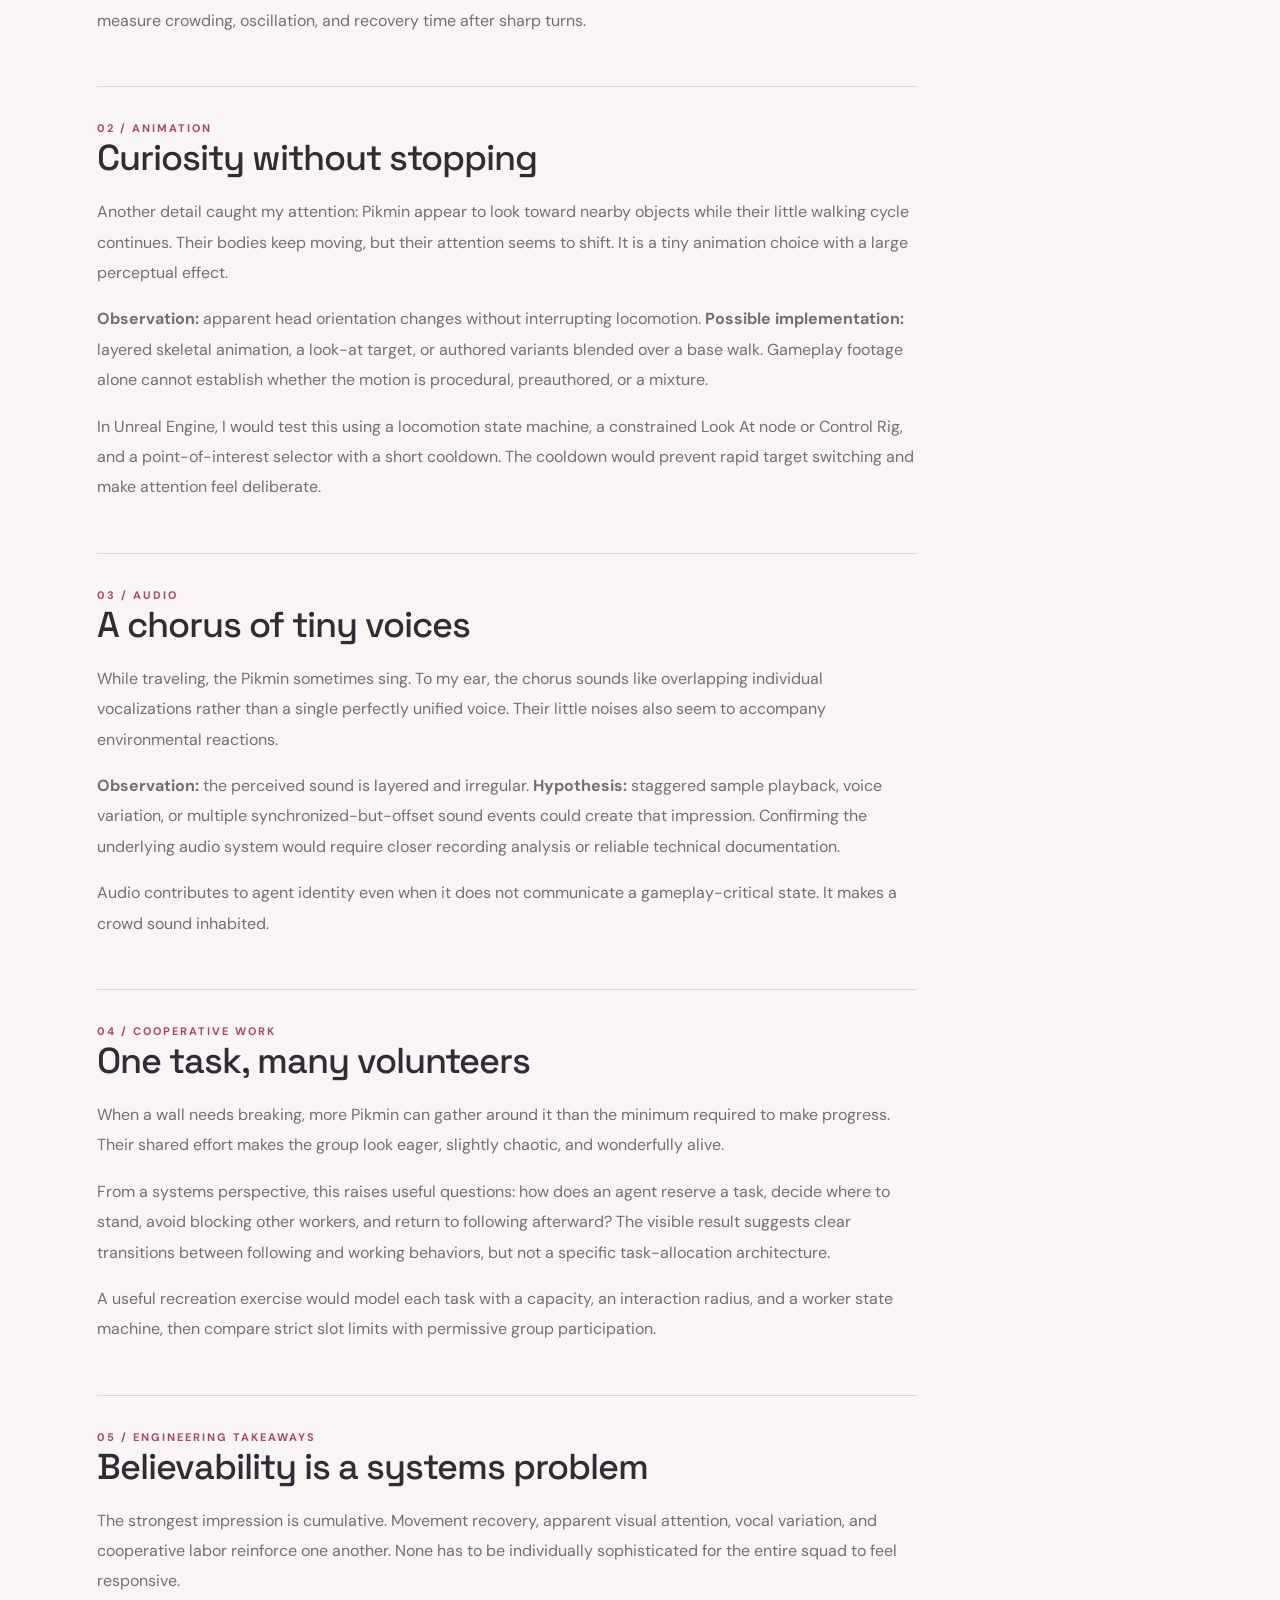
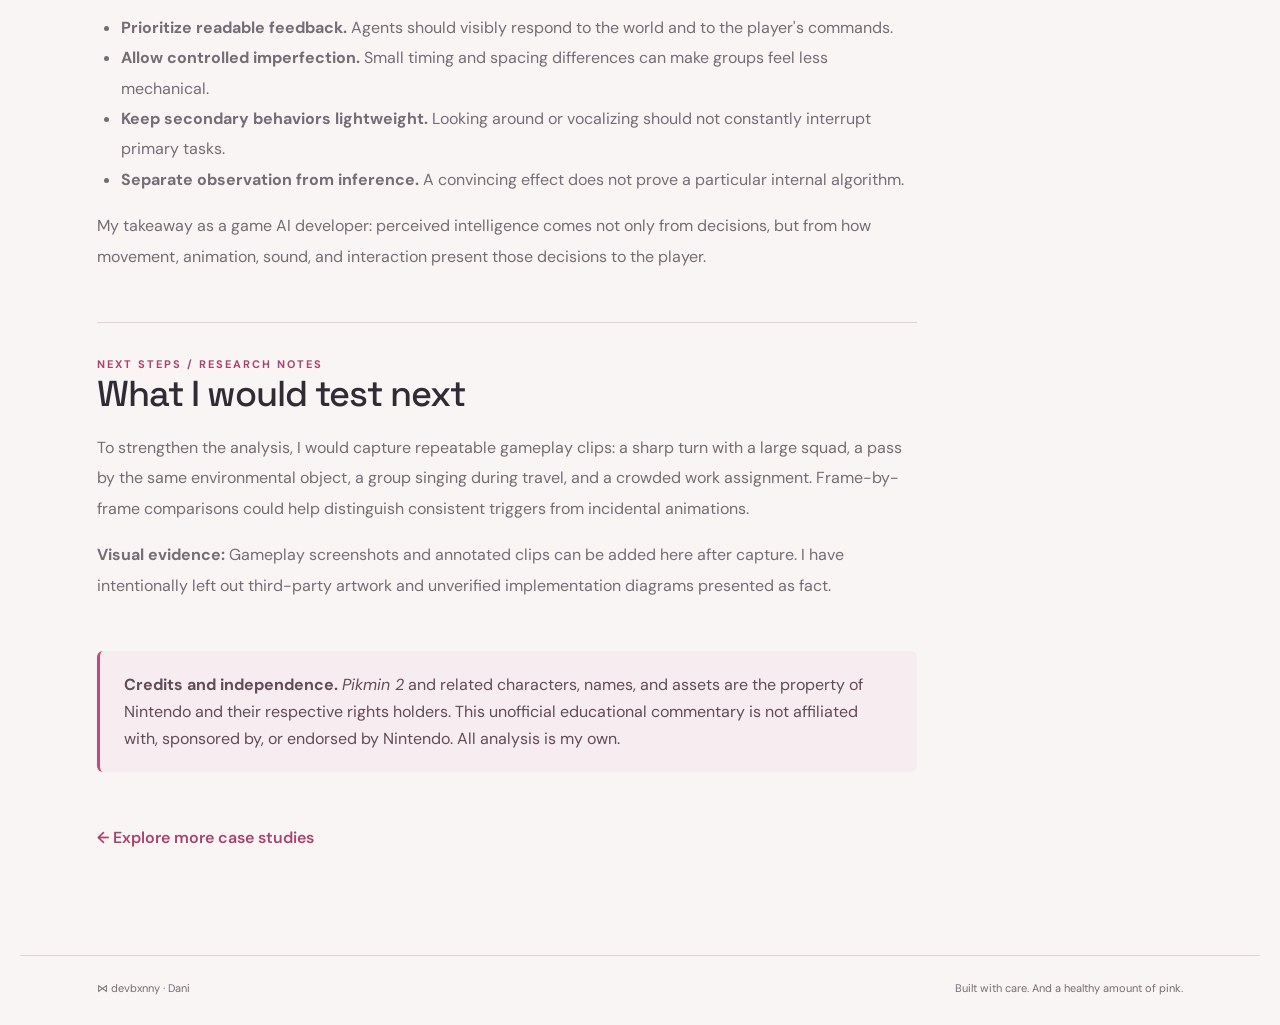
<file: studies/pikmin-2.html>
<!doctype html>
<html lang="en"><head><meta charset="utf-8"><meta name="viewport" content="width=device-width,initial-scale=1">
<meta name="description" content="An independent game AI analysis of Pikmin 2: squad movement, environmental attention, animation, audio, and cooperative behaviors.">
<title>The Illusion of Life — Pikmin 2 Analysis · devbxnny</title><link rel="stylesheet" href="../styles.css"></head>
<body><nav><a class="brand" href="../index.html"><span class="bow">⋈</span> devbxnny<span style="color:#b45079">.</span></a><div class="links"><a href="../index.html#work">Work</a><a href="index.html">Case studies</a><a href="../index.html#contact">Connect ↗</a></div></nav><main><a class="study-back" href="index.html">← All case studies</a>
<header class="study-hero"><div class="study-eyebrow">Games Worth Studying / 001 · Independent game analysis</div>
<h1>The Illusion <em>of Life.</em></h1>
<p>An observational study of multi-agent behavior in <cite>Pikmin 2</cite> (2004): how tiny movements, reactions, and voices make a squad feel alive.</p>
<div class="study-meta"><span>Game AI</span><span>Agent coordination</span><span>Animation</span><span>Audio design</span><span>GameCube · 2004</span></div></header>
<article class="study-content">
<div class="study-note"><strong>Not my game — just one worth studying.</strong> This is an independent developer analysis based on gameplay observations, not a reverse-engineering report or a description of Nintendo's verified source code.</div>
<section><div class="study-eyebrow">Why this game?</div><h2>Small details, big personality</h2>
<p>Playing <cite>Pikmin 2</cite>, I started watching the Pikmin instead of just commanding them. I noticed the squad compress and recover as I moved, little heads seemingly turning toward nearby objects, and a chorus of tiny voices emerging during travel. These details made me curious about the engineering behind the illusion of life.</p>
<p>This study records what I observed and explores ways a contemporary developer might reproduce similar effects. The proposed techniques are <strong>hypotheses and design exercises</strong>, not claims about the original implementation.</p></section>
<section><div class="study-eyebrow">01 / Group movement</div><h2>A squad that bends without breaking</h2>
<p>While following the player, Pikmin appear to preserve a recognizable group even when the path changes abruptly. The formation compresses around turns, individual members briefly bunch together, and the group settles back into a more stable arrangement. That recovery is especially interesting: it reads as a collection of agents adjusting to each other, rather than a rigid formation translated across the map.</p>
<p><strong>Observation:</strong> the group compresses and corrects itself during movement. <strong>Hypothesis:</strong> a combination of leader following, neighbor spacing, and local steering could produce a similar result. This is not evidence that Nintendo used Reynolds-style flocking or any particular algorithm.</p>
<div class="case-diagram"><div>Leader movement<small>Desired travel direction</small></div><b>→</b><div>Local adjustment<small>Spacing and collision response</small></div><b>→</b><div>Formation recovery<small>Readable group motion</small></div></div>
<p>For a modern prototype, I would compare a simple leader-offset system against neighbor-aware steering and measure crowding, oscillation, and recovery time after sharp turns.</p></section>
<section><div class="study-eyebrow">02 / Animation</div><h2>Curiosity without stopping</h2>
<p>Another detail caught my attention: Pikmin appear to look toward nearby objects while their little walking cycle continues. Their bodies keep moving, but their attention seems to shift. It is a tiny animation choice with a large perceptual effect.</p>
<p><strong>Observation:</strong> apparent head orientation changes without interrupting locomotion. <strong>Possible implementation:</strong> layered skeletal animation, a look-at target, or authored variants blended over a base walk. Gameplay footage alone cannot establish whether the motion is procedural, preauthored, or a mixture.</p>
<p>In Unreal Engine, I would test this using a locomotion state machine, a constrained Look At node or Control Rig, and a point-of-interest selector with a short cooldown. The cooldown would prevent rapid target switching and make attention feel deliberate.</p></section>
<section><div class="study-eyebrow">03 / Audio</div><h2>A chorus of tiny voices</h2>
<p>While traveling, the Pikmin sometimes sing. To my ear, the chorus sounds like overlapping individual vocalizations rather than a single perfectly unified voice. Their little noises also seem to accompany environmental reactions.</p>
<p><strong>Observation:</strong> the perceived sound is layered and irregular. <strong>Hypothesis:</strong> staggered sample playback, voice variation, or multiple synchronized-but-offset sound events could create that impression. Confirming the underlying audio system would require closer recording analysis or reliable technical documentation.</p>
<p>Audio contributes to agent identity even when it does not communicate a gameplay-critical state. It makes a crowd sound inhabited.</p></section>
<section><div class="study-eyebrow">04 / Cooperative work</div><h2>One task, many volunteers</h2>
<p>When a wall needs breaking, more Pikmin can gather around it than the minimum required to make progress. Their shared effort makes the group look eager, slightly chaotic, and wonderfully alive.</p>
<p>From a systems perspective, this raises useful questions: how does an agent reserve a task, decide where to stand, avoid blocking other workers, and return to following afterward? The visible result suggests clear transitions between following and working behaviors, but not a specific task-allocation architecture.</p>
<p>A useful recreation exercise would model each task with a capacity, an interaction radius, and a worker state machine, then compare strict slot limits with permissive group participation.</p></section>
<section><div class="study-eyebrow">05 / Engineering takeaways</div><h2>Believability is a systems problem</h2>
<p>The strongest impression is cumulative. Movement recovery, apparent visual attention, vocal variation, and cooperative labor reinforce one another. None has to be individually sophisticated for the entire squad to feel responsive.</p>
<ul><li><strong>Prioritize readable feedback.</strong> Agents should visibly respond to the world and to the player's commands.</li><li><strong>Allow controlled imperfection.</strong> Small timing and spacing differences can make groups feel less mechanical.</li><li><strong>Keep secondary behaviors lightweight.</strong> Looking around or vocalizing should not constantly interrupt primary tasks.</li><li><strong>Separate observation from inference.</strong> A convincing effect does not prove a particular internal algorithm.</li></ul>
<p>My takeaway as a game AI developer: perceived intelligence comes not only from decisions, but from how movement, animation, sound, and interaction present those decisions to the player.</p></section>
<section><div class="study-eyebrow">Next steps / Research notes</div><h2>What I would test next</h2>
<p>To strengthen the analysis, I would capture repeatable gameplay clips: a sharp turn with a large squad, a pass by the same environmental object, a group singing during travel, and a crowded work assignment. Frame-by-frame comparisons could help distinguish consistent triggers from incidental animations.</p>
<p><strong>Visual evidence:</strong> Gameplay screenshots and annotated clips can be added here after capture. I have intentionally left out third-party artwork and unverified implementation diagrams presented as fact.</p></section>
<div class="study-note"><strong>Credits and independence.</strong> <cite>Pikmin 2</cite> and related characters, names, and assets are the property of Nintendo and their respective rights holders. This unofficial educational commentary is not affiliated with, sponsored by, or endorsed by Nintendo. All analysis is my own.</div>
<p><a class="study-back" href="index.html">← Explore more case studies</a></p>
</article></main><footer><span>⋈ devbxnny · Dani</span><span>Built with care. And a healthy amount of pink.</span></footer></body></html>
</file>
<file: styles.css>
@import url('https://fonts.googleapis.com/css2?family=DM+Sans:wght@400;500;600;700&family=Space+Grotesk:wght@400;500;600;700&display=swap');
:root {
  --bg:#faf5f5;
  --ink:#302b35;
  --pink:#e895b5;
  --line:#dfd3d7;
  --muted:#756c76
}

* {
  box-sizing:border-box
}

html {
  scroll-behavior:smooth
}

body {
  margin:0;
  background:var(--bg);
  color:var(--ink);
  font-family:'DM Sans',sans-serif
}

a {
  color:inherit;
  text-decoration:none
}

button {
  font:inherit
}

nav,main,footer {
  max-width:1240px;
  margin:auto;
  padding:0 6%
}

nav {
  height:100px;
  display:flex;
  align-items:center;
  justify-content:space-between
}

.brand {
  font-family:'Space Grotesk',sans-serif;
  font-weight:700;
  font-size:23px
}

.bow {
  color:#b45079;
  margin-right:9px
}

nav .links {
  display:flex;
  gap:30px;
  font-size:13px
}

nav a:hover {
  color:#a9446c
}

.hero {
  padding:75px 0 95px;
  position:relative
}

.eyebrow {
  text-transform:uppercase;
  letter-spacing:2px;
  font-size:11px;
  font-weight:700;
  color:#946078;
  display:flex;
  align-items:center;
  gap:10px
}

.dot {
  width:7px;
  height:7px;
  background:#bd6b8d;
  border-radius:50%
}

h1,h2,h3 {
  font-family:'Space Grotesk',sans-serif
}

h1 {
  font-size:clamp(54px,7vw,92px);
  font-weight:500;
  line-height:1.05;
  letter-spacing:-5px;
  margin:28px 0;
  max-width:850px
}

h1 em {
  font-family:Georgia,serif;
  color:#bb6189;
  font-weight:400
}

.intro {
  max-width:500px;
  color:var(--muted);
  font-size:17px;
  line-height:1.8
}

.actions {
  display:flex;
  gap:25px;
  align-items:center;
  margin-top:34px
}

.button {
  background:var(--ink);
  color:white;
  padding:15px 24px;
  border-radius:5px;
  font-size:13px
}

.textlink {
  font-size:13px;
  border-bottom:1px solid var(--line);
  padding:10px 0
}

.hero-index {
  position:absolute;
  right:0;
  bottom:96px;
  font-size:11px;
  color:var(--muted);
  writing-mode:vertical-rl;
  letter-spacing:2px
}

.section-top {
  border-top:1px solid var(--line);
  padding-top:25px;
  display:flex;
  align-items:baseline;
  justify-content:space-between;
  margin-bottom:30px
}

.section-top h2 {
  font-size:26px;
  font-weight:500;
  margin:0;
  letter-spacing:-1px
}

.section-top span {
  font-size:11px;
  color:var(--muted)
}

.project {
  display:grid;
  grid-template-columns:1.2fr 1fr;
  gap:55px;
  align-items:center;
  margin-bottom:70px
}

.art {
  height:360px;
  background:#efc5d6;
  border-radius:8px;
  overflow:hidden;
  position:relative
}

.pond {
  background:#dce8df
}

.pond svg {
  width:100%;
  height:100%
}

.art-caption {
  position:absolute;
  bottom:18px;
  left:22px;
  font-size:10px;
  letter-spacing:1.5px;
  color:#445c54
}

.project-number {
  font-size:11px;
  color:var(--muted);
  letter-spacing:1px
}

h3 {
  font-size:36px;
  font-weight:500;
  letter-spacing:-1.5px;
  margin:17px 0
}

.project p {
  font-size:14px;
  color:var(--muted);
  line-height:1.9
}

.tags {
  display:flex;
  flex-wrap:wrap;
  gap:8px;
  margin:22px 0
}

.tags span {
  font-size:10px;
  border:1px solid var(--line);
  border-radius:25px;
  padding:7px 12px
}

.project a {
  display:inline-block;
  font-size:12px;
  border-bottom:1px solid #a1949d;
  padding-bottom:7px
}

.small-projects {
  display:grid;
  grid-template-columns:1fr 1fr;
  gap:30px
}

.small-projects .art {
  height:270px
}

.small-projects h3 {
  font-size:27px;
  margin:20px 0 12px
}

.small-projects a {
  display:inline-block;
  font-size:12px;
  border-bottom:1px solid #a1949d;
  padding-bottom:7px
}

.small-projects p {
  font-size:14px;
  color:var(--muted);
  line-height:1.8
}

.system-art {
  background:#33343e;
  display:flex;
  align-items:center;
  justify-content:center
}

.tree {
  position:relative;
  width:230px;
  height:175px
}

.node {
  position:absolute;
  border:1px solid #dca6c0;
  background:#43404e;
  width:46px;
  height:46px;
  transform:rotate(45deg);
  border-radius:6px;
  box-shadow:0 0 24px #df92b320
}

.node:nth-child(1) {
  left:92px;
  top:0
}

.node:nth-child(2) {
  left:20px;
  top:115px
}

.node:nth-child(3) {
  left:164px;
  top:115px
}

.tree svg {
  position:absolute;
  width:230px;
  height:175px
}

.room-art {
  background:#f0d9d9;
  display:flex;
  align-items:center;
  justify-content:center
}

.room {
  width:230px;
  height:180px;
  border:2px solid #b88498;
  background:#f7e9e7;
  box-shadow:16px 16px 0 #d9b3c1;
  position:relative
}

.window {
  position:absolute;
  top:20px;
  left:85px;
  width:62px;
  height:60px;
  background:linear-gradient(90deg,transparent 47%,#c198aa 47%,#c198aa 53%,transparent 53%),linear-gradient(transparent 47%,#c198aa 47%,#c198aa 53%,transparent 53%),#d5e4e5;
  border:3px solid #c198aa
}

.bed {
  position:absolute;
  left:20px;
  bottom:20px;
  width:100px;
  height:45px;
  background:#df9eb9;
  border:2px solid #b88498;
  border-radius:5px
}

.bed:before {
  content:'';
  position:absolute;
  background:#fff6f4;
  left:4px;
  top:5px;
  width:28px;
  height:25px;
  border-radius:3px
}

.plant {
  position:absolute;
  right:26px;
  bottom:20px;
  width:26px;
  height:30px;
  background:#b67c94;
  border-radius:0 0 8px 8px
}

.plant:before {
  content:'';
  position:absolute;
  width:25px;
  height:40px;
  left:0;
  bottom:24px;
  border-radius:80% 0;
  background:#87a591;
  transform:rotate(-20deg)
}

.about {
  display:grid;
  grid-template-columns:1fr 1.3fr;
  gap:80px;
  margin:90px 0;
  padding-top:30px;
  border-top:1px solid var(--line)
}

.about h2 {
  font-size:40px;
  letter-spacing:-2px;
  font-weight:500;
  line-height:1.2;
  margin:22px 0
}

.about p {
  color:var(--muted);
  font-size:15px;
  line-height:1.9
}

.skills {
  display:grid;
  grid-template-columns:1fr 1fr;
  gap:20px;
  border-top:1px solid var(--line);
  margin-top:30px;
  padding-top:24px
}

.skills b {
  font-size:12px
}

.skills p {
  font-size:12px;
  margin:8px 0
}

.contact {
  background:#edd2df;
  border-radius:8px;
  padding:45px;
  display:flex;
  align-items:center;
  justify-content:space-between;
  margin-bottom:60px
}

.contact h2 {
  font-size:35px;
  letter-spacing:-1.5px;
  font-weight:500;
  margin:10px 0
}

.contact p {
  font-size:13px;
  color:var(--muted)
}

footer {
  border-top:1px solid var(--line);
  padding-top:25px;
  padding-bottom:30px;
  display:flex;
  justify-content:space-between;
  font-size:11px;
  color:var(--muted)
}

a:focus-visible {
  outline:3px solid #b45079;
  outline-offset:5px
}

@media(max-width:700px) {
  nav {
    height:80px
  }
  .links {
    gap:16px!important
  }
  .hero {
    padding:50px 0 65px
  }
  h1 {
    letter-spacing:-3px
  }
  .hero-index {
    display:none
  }
  .project,.about {
    grid-template-columns:1fr;
    gap:25px
  }
  .small-projects {
    grid-template-columns:1fr
  }
  .art {
    height:280px
  }
  .about {
    margin:65px 0;
    gap:5px
  }
  .contact {
    padding:28px;
    display:block
  }
  .contact .button {
    display:inline-block;
    margin-top:15px
  }
  footer {
    gap:20px;
    line-height:1.7
  }
  .section-top span {
    max-width:100px;
    text-align:right
  }
}

/* UE Waypoint affiliate partnership */
.affiliate {
  border-top: 1px solid var(--line);
  padding: 30px 0 50px;
  margin-bottom: 35px;
}

.affiliate h2 {
  font-size: clamp(28px, 4vw, 36px);
  font-weight: 500;
  letter-spacing: -1.5px;
  margin: 18px 0;
}

.affiliate p {
  max-width: 600px;
  font-size: 15px;
  line-height: 1.8;
  color: var(--muted);
}

.affiliate-actions {
  display: flex;
  flex-wrap: wrap;
  align-items: center;
  gap: 20px;
  margin: 24px 0 18px;
}

.affiliate-code {
  font-size: 14px;
}

.affiliate-code strong {
  color: #a9446c;
  letter-spacing: 1px;
}

.affiliate .affiliate-disclosure {
  font-size: 12px;
}

/* GitHub and Ko-fi contact buttons */
.contact { gap: 30px; flex-wrap: wrap; }
.contact-actions { display: flex; flex-direction: column; align-items: flex-start; gap: 16px; }
.contact-actions > .button { display: inline-block; text-align: center; }
@media (max-width: 700px) {
  .contact-actions { margin-top: 24px; }
  .contact-actions .button { margin-top: 0; }
}

/* Portfolio case study pages */
.study-hero{padding:85px 0 48px;max-width:850px}
.study-hero h1{font-size:clamp(44px,7vw,82px);letter-spacing:-3px;line-height:1.05;margin:16px 0 22px}
.study-hero p{font-size:18px;line-height:1.8;color:var(--muted);max-width:700px}
.study-eyebrow{font-size:11px;letter-spacing:2px;text-transform:uppercase;color:#a9446c;font-weight:700}
.study-grid{display:grid;grid-template-columns:repeat(2,minmax(0,1fr));gap:22px;margin:24px 0 90px}
.study-card{border:1px solid var(--line);border-radius:12px;padding:32px;background:#fffdfd;display:flex;flex-direction:column;gap:12px}
.study-card h2{font-size:30px;margin:0;font-weight:500}
.study-card p{color:var(--muted);line-height:1.8;margin:0}
.study-card a,.study-teaser a,.study-content a{color:#a9446c;font-weight:600}
.study-card .tags{margin:8px 0}
.study-content{max-width:820px;padding-bottom:85px}
.study-content section{border-top:1px solid var(--line);padding:34px 0}
.study-content h2{font-size:clamp(25px,4vw,36px);font-weight:500;letter-spacing:-1px;margin:0 0 15px}
.study-content p,.study-content li{line-height:1.9;color:var(--muted);font-size:16px}
.study-content ul{padding-left:24px}
.study-meta{display:flex;gap:10px;flex-wrap:wrap;margin:28px 0}
.study-meta span{border:1px solid var(--line);border-radius:100px;padding:8px 14px;font-size:12px}
.study-note{padding:20px 24px;background:#f7edf1;border-left:3px solid #b45079;border-radius:6px;color:#624b57;line-height:1.7}
.study-teaser{margin-top:24px;line-height:1.7}
.study-back{display:inline-block;margin-top:35px;color:#a9446c}
@media(max-width:700px){.study-grid{grid-template-columns:1fr}.study-hero{padding:55px 0 30px}.study-card{padding:24px}}

/* Rich technical case study */
.case-stats{display:grid;grid-template-columns:repeat(3,1fr);gap:12px;margin:30px 0 12px}.case-stats div{padding:19px;background:#f8edf2;border:1px solid var(--line);border-radius:12px;display:flex;flex-direction:column;gap:6px}.case-stats strong{font-size:clamp(23px,3vw,36px);color:#a9446c}.case-stats span,.case-footnote{font-size:12px!important;color:var(--muted)!important;line-height:1.6!important}.case-figure{margin:25px 0 34px}.case-figure a{display:block;border:1px solid var(--line);border-radius:12px;overflow:hidden;background:#f5e7ee}.case-figure img{display:block;width:100%;height:auto;max-height:700px;object-fit:contain;object-position:left center}.case-figure figcaption{font-size:13px;color:var(--muted);line-height:1.6;margin-top:10px}.case-hero-image img{max-height:680px}.case-gallery{display:grid;grid-template-columns:repeat(2,minmax(0,1fr));gap:18px}.case-gallery img{height:360px;object-fit:contain}.case-code img{max-height:850px}.study-content h3{font-size:20px;margin:28px 0 8px}.study-content code{font-size:.9em;background:#f8edf2;padding:2px 5px;border-radius:4px}.case-diagram{display:flex;align-items:center;gap:12px;justify-content:space-between;background:#f8edf2;border:1px solid var(--line);border-radius:12px;padding:25px 18px;margin:24px 0 8px}.case-diagram div{flex:1;text-align:center;background:white;border:1px solid var(--line);border-radius:9px;padding:17px 8px;font-weight:600;color:#a9446c}.case-diagram small{display:block;font-weight:400;color:var(--muted);margin-top:6px}.case-diagram b{color:#a9446c}@media(max-width:700px){.case-gallery{grid-template-columns:1fr}.case-gallery img{height:auto;max-height:550px}.case-stats{grid-template-columns:1fr}.case-diagram{flex-direction:column}.case-diagram div{width:100%}.case-diagram b{transform:rotate(90deg)}}
</file>
